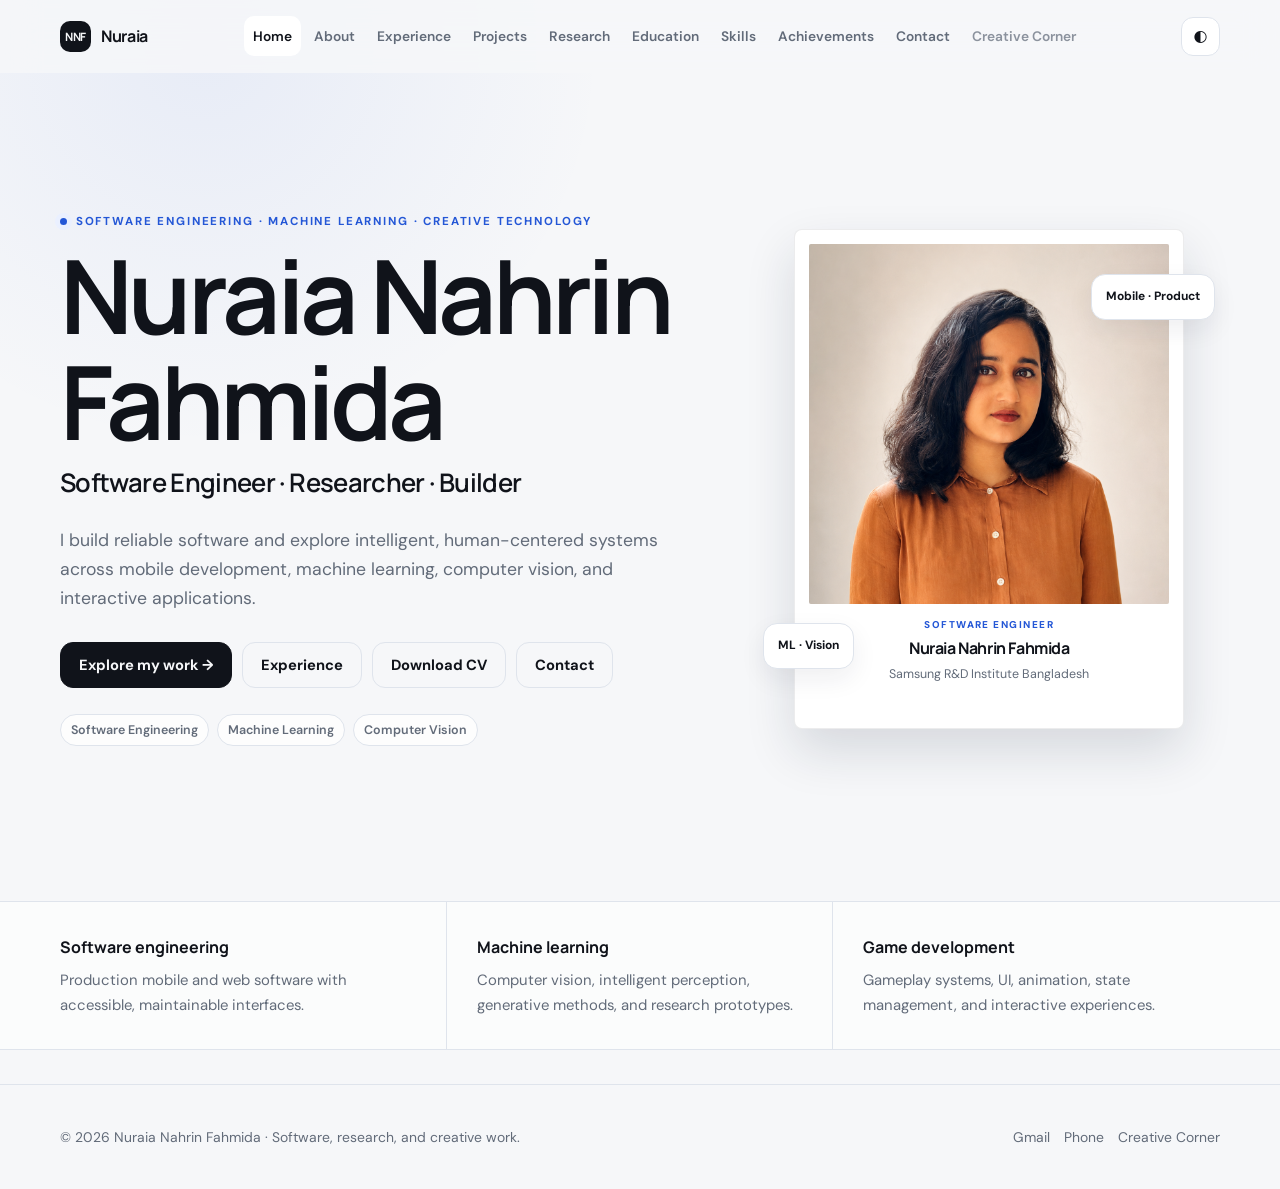
<file: index.html>
<!doctype html><html lang="en"><head>
<meta charset="utf-8"><meta name="viewport" content="width=device-width,initial-scale=1">
<meta name="description" content="Portfolio of Nuraia Nahrin Fahmida, software engineer and computer science researcher."><meta name="theme-color" content="#f6f7f9">
<title>Nuraia Nahrin Fahmida | Software Engineer</title><link rel="stylesheet" href="assets/style.css"></head>
<body><script src="assets/nav.js"></script>
<main>
<section class="shell hero">
  <div>
    <p class="eyebrow">Software engineering · machine learning · creative technology</p>
    <h1>Nuraia Nahrin Fahmida</h1>
    <div class="role">Software Engineer · Researcher · Builder</div>
    <p class="intro">I build reliable software and explore intelligent, human-centered systems across mobile development, machine learning, computer vision, and interactive applications.</p>
    <div class="actions">
      <a class="button" href="projects.html">Explore my work →</a>
      <a class="button ghost" href="experience.html">Experience</a>
      <a class="button ghost" href="Nuraia_CV.pdf" download>Download CV</a>
      <a class="button ghost" href="contact.html">Contact</a>
    </div>
    <div class="interest-row"><span class="pill">Software Engineering</span><span class="pill">Machine Learning</span><span class="pill">Computer Vision</span></div>
  </div>
  <div class="hero-visual">
    <div class="portrait-card polaroid-card" aria-label="Profile portrait of Nuraia Nahrin Fahmida">
      <div class="portrait-frame">
        <img class="portrait-image" src="assets/profile/nuraia-portrait.png" alt="Portrait of Nuraia Nahrin Fahmida">
      </div>
      <div class="portrait-caption">
        <span class="portrait-kicker">Software Engineer</span>
        <b>Nuraia Nahrin Fahmida</b>
        <small>Samsung R&amp;D Institute Bangladesh</small>
      </div>
    </div>
    <div class="floating-note fn1">Mobile · Product</div>
    <div class="floating-note fn2">ML · Vision</div>
  </div>
</section>
<section class="feature-band"><div class="shell">
  <div class="feature"><h3>Software engineering</h3><p>Production mobile and web software with accessible, maintainable interfaces.</p></div>
  <div class="feature"><h3>Machine learning</h3><p>Computer vision, intelligent perception, generative methods, and research prototypes.</p></div>
  <div class="feature"><h3>Game development</h3><p>Gameplay systems, UI, animation, state management, and interactive experiences.</p></div>
</div></section>
</main>
<script src="assets/footer.js"></script><script src="assets/app.js"></script></body></html>
</file>
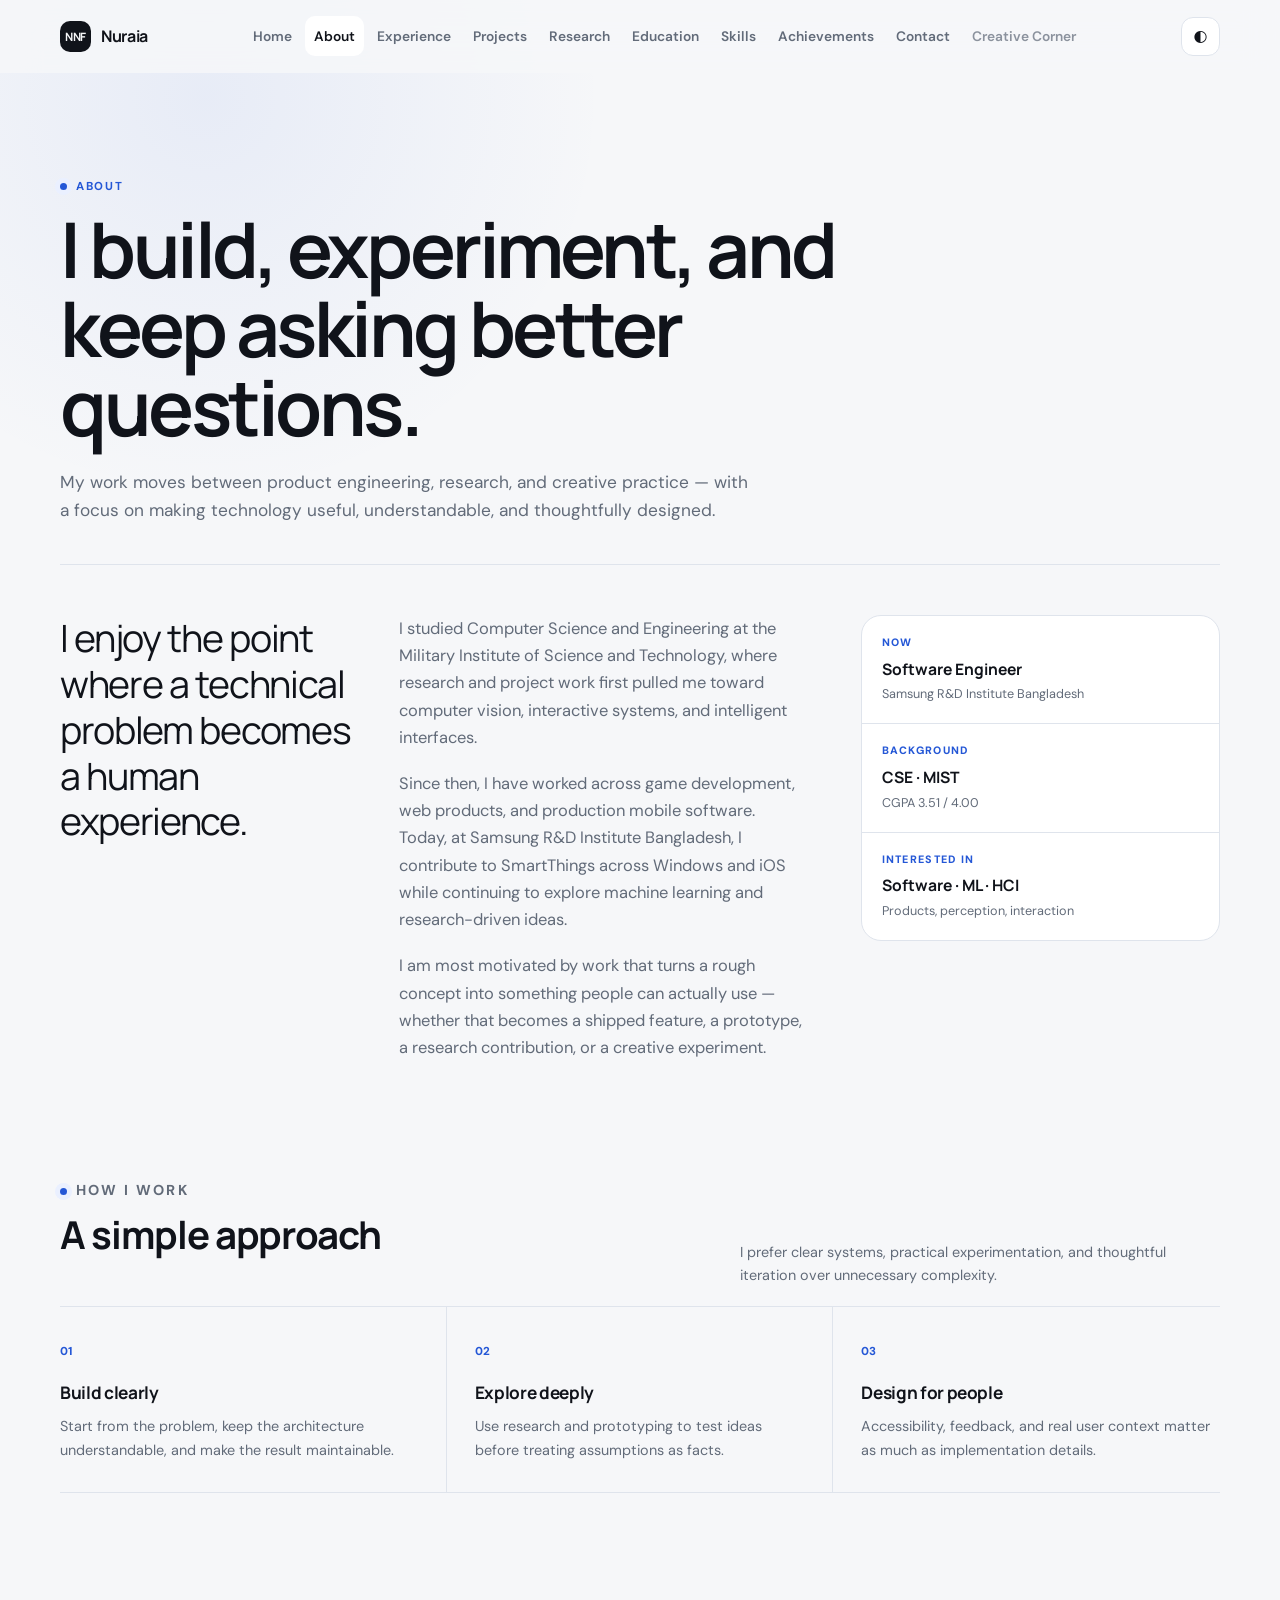
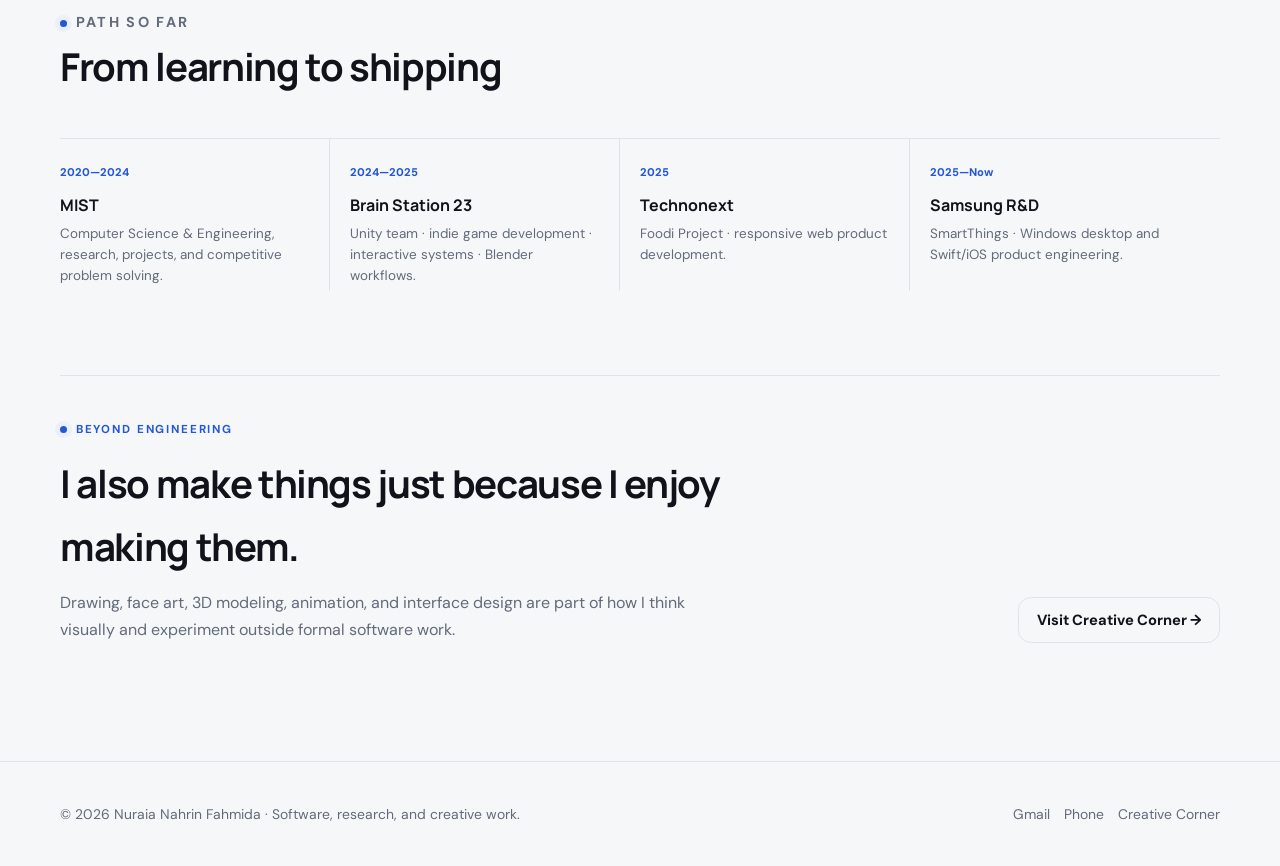
<file: about.html>
<!doctype html><html lang="en"><head>
<meta charset="utf-8"><meta name="viewport" content="width=device-width,initial-scale=1">
<meta name="description" content="About Nuraia Nahrin Fahmida — software engineer, researcher, and creative technologist."><meta name="theme-color" content="#f6f7f9">
<title>About | Nuraia</title><link rel="stylesheet" href="assets/style.css"></head>
<body><script src="assets/nav.js"></script>
<main class="shell about-page">
  <header class="pagehead about-head">
    <p class="eyebrow">About</p>
    <h1>I build, experiment, and keep asking better questions.</h1>
    <p>My work moves between product engineering, research, and creative practice — with a focus on making technology useful, understandable, and thoughtfully designed.</p>
  </header>

  <section class="section about-editorial">
    <div class="about-lead">
      <p class="about-bigline">I enjoy the point where a technical problem becomes a human experience.</p>
      <div class="about-copy">
        <p>I studied Computer Science and Engineering at the Military Institute of Science and Technology, where research and project work first pulled me toward computer vision, interactive systems, and intelligent interfaces.</p>
        <p>Since then, I have worked across game development, web products, and production mobile software. Today, at Samsung R&amp;D Institute Bangladesh, I contribute to SmartThings across Windows and iOS while continuing to explore machine learning and research-driven ideas.</p>
        <p>I am most motivated by work that turns a rough concept into something people can actually use — whether that becomes a shipped feature, a prototype, a research contribution, or a creative experiment.</p>
      </div>
    </div>

    <aside class="about-facts" aria-label="Quick profile">
      <div><span>Now</span><b>Software Engineer</b><small>Samsung R&amp;D Institute Bangladesh</small></div>
      <div><span>Background</span><b>CSE · MIST</b><small>CGPA 3.51 / 4.00</small></div>
      <div><span>Interested in</span><b>Software · ML · HCI</b><small>Products, perception, interaction</small></div>
    </aside>
  </section>

  <section class="section about-values-section">
    <div class="section-kicker">
      <div><p class="eyebrow">How I work</p><h2 class="section-title">A simple approach</h2></div>
      <p>I prefer clear systems, practical experimentation, and thoughtful iteration over unnecessary complexity.</p>
    </div>
    <div class="about-values">
      <article><span>01</span><h3>Build clearly</h3><p>Start from the problem, keep the architecture understandable, and make the result maintainable.</p></article>
      <article><span>02</span><h3>Explore deeply</h3><p>Use research and prototyping to test ideas before treating assumptions as facts.</p></article>
      <article><span>03</span><h3>Design for people</h3><p>Accessibility, feedback, and real user context matter as much as implementation details.</p></article>
    </div>
  </section>

  <section class="section about-path-section">
    <div class="section-kicker">
      <div><p class="eyebrow">Path so far</p><h2 class="section-title">From learning to shipping</h2></div>
    </div>
    <div class="about-path">
      <div class="about-path-item"><span>2020—2024</span><b>MIST</b><p>Computer Science & Engineering, research, projects, and competitive problem solving.</p></div>
      <div class="about-path-item"><span>2024—2025</span><b>Brain Station 23</b><p>Unity team · indie game development · interactive systems · Blender workflows.</p></div>
      <div class="about-path-item"><span>2025</span><b>Technonext</b><p>Foodi Project · responsive web product development.</p></div>
      <div class="about-path-item"><span>2025—Now</span><b>Samsung R&D</b><p>SmartThings · Windows desktop and Swift/iOS product engineering.</p></div>
    </div>
  </section>

  <section class="section about-beyond">
    <div>
      <p class="eyebrow">Beyond engineering</p>
      <h2 class="section-title">I also make things just because I enjoy making them.</h2>
      <p>Drawing, face art, 3D modeling, animation, and interface design are part of how I think visually and experiment outside formal software work.</p>
    </div>
    <a class="button ghost" href="creative.html">Visit Creative Corner →</a>
  </section>
</main>
<script src="assets/footer.js"></script><script src="assets/app.js"></script></body></html>
</file>
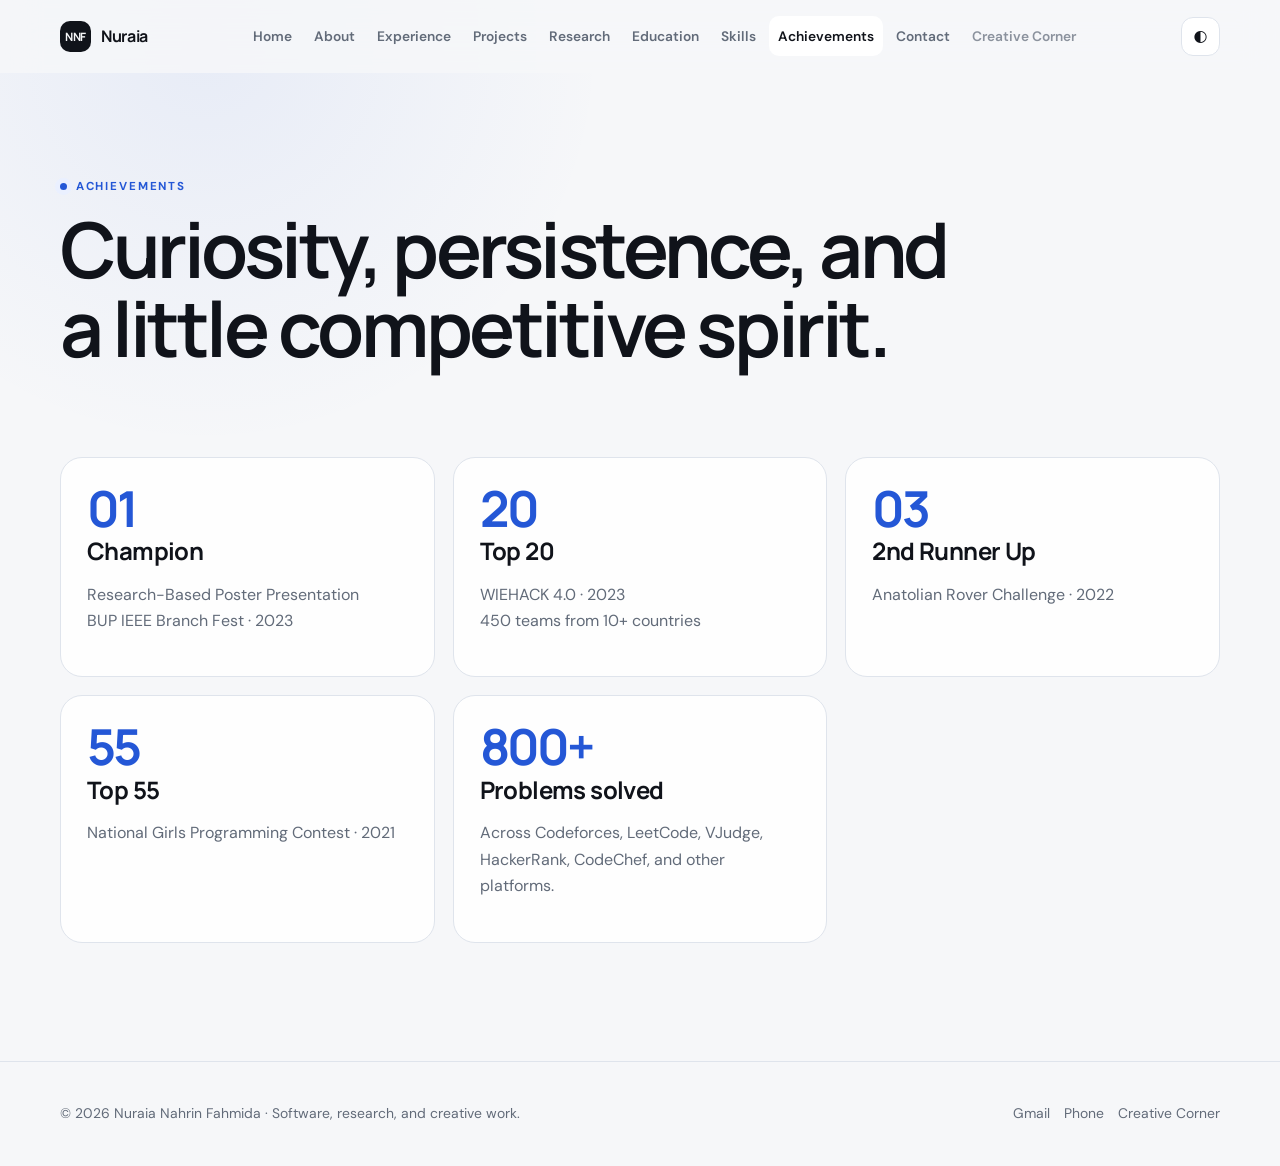
<file: achievements.html>
<!doctype html><html lang="en"><head>
<meta charset="utf-8"><meta name="viewport" content="width=device-width,initial-scale=1">
<meta name="description" content="Portfolio of Nuraia Nahrin Fahmida, software engineer and computer science researcher."><meta name="theme-color" content="#f6f7f9">
<title>Achievements | Nuraia</title><link rel="stylesheet" href="assets/style.css"></head>
<body><script src="assets/nav.js"></script>
<main class="shell"><header class="pagehead"><p class="eyebrow">Achievements</p><h1>Curiosity, persistence, and a little competitive spirit.</h1></header>
<section class="section three grid">
<article class="card"><div class="metric">01</div><h2>Champion</h2><p>Research-Based Poster Presentation<br>BUP IEEE Branch Fest · 2023</p></article>
<article class="card"><div class="metric">20</div><h2>Top 20</h2><p>WIEHACK 4.0 · 2023<br>450 teams from 10+ countries</p></article>
<article class="card"><div class="metric">03</div><h2>2nd Runner Up</h2><p>Anatolian Rover Challenge · 2022</p></article>
<article class="card"><div class="metric">55</div><h2>Top 55</h2><p>National Girls Programming Contest · 2021</p></article>
<article class="card"><div class="metric">800+</div><h2>Problems solved</h2><p>Across Codeforces, LeetCode, VJudge, HackerRank, CodeChef, and other platforms.</p></article>
</section></main>
<script src="assets/footer.js"></script><script src="assets/app.js"></script></body></html>
</file>
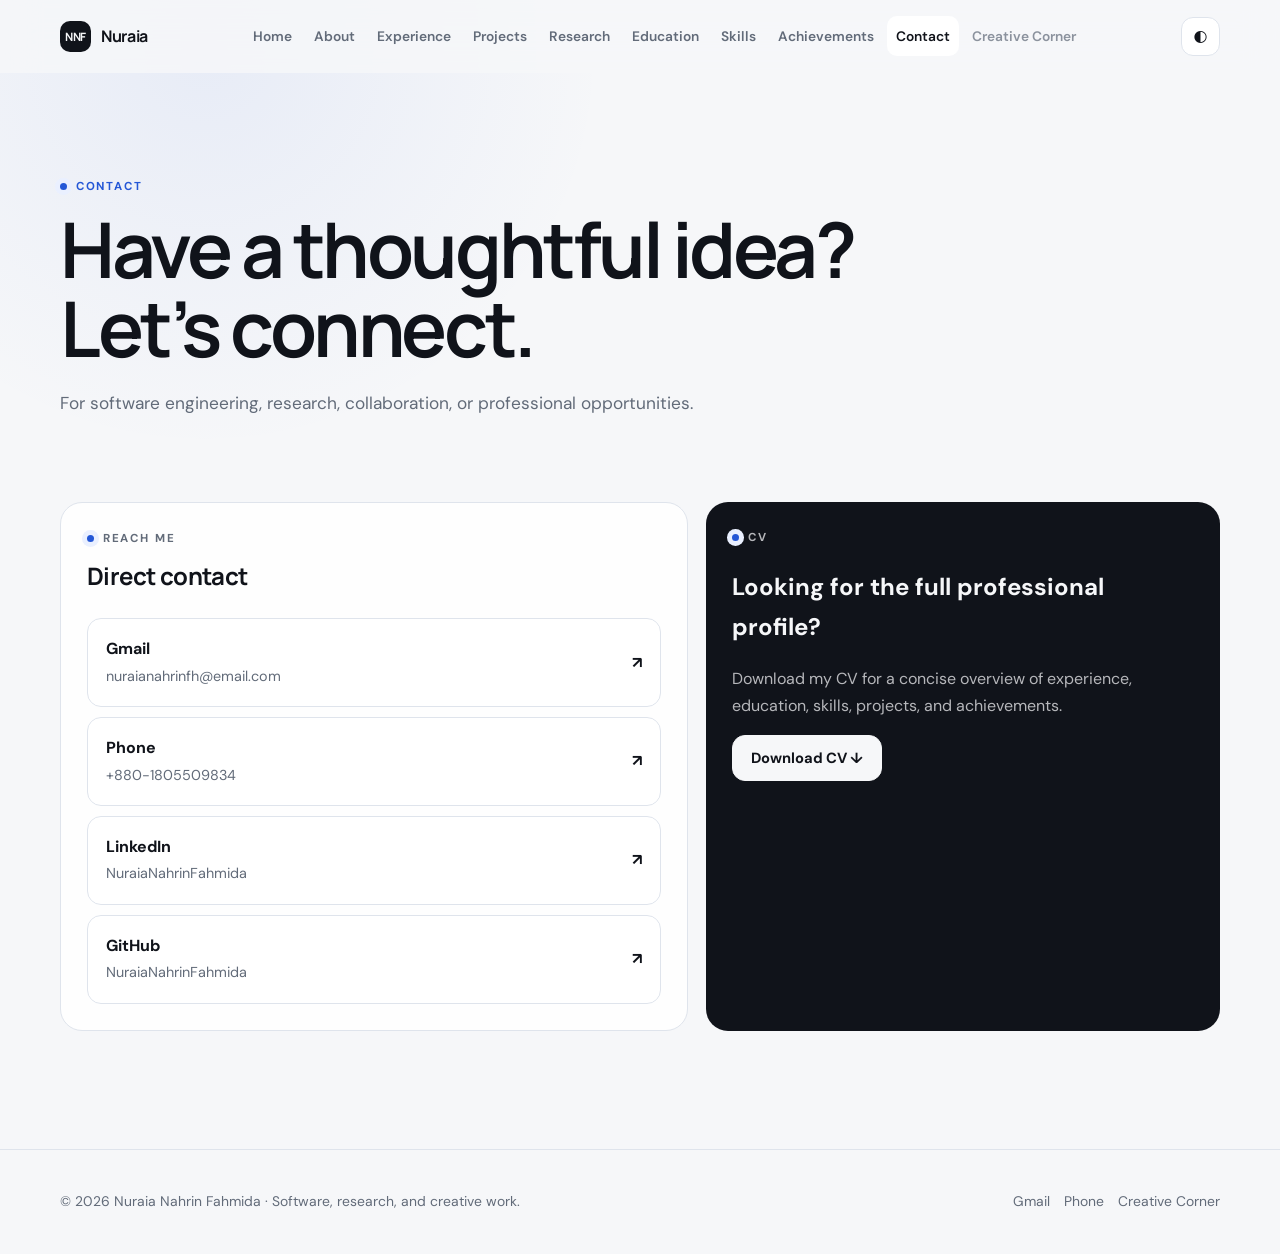
<file: contact.html>
<!doctype html><html lang="en"><head>
<meta charset="utf-8"><meta name="viewport" content="width=device-width,initial-scale=1">
<meta name="description" content="Portfolio of Nuraia Nahrin Fahmida, software engineer and computer science researcher."><meta name="theme-color" content="#f6f7f9">
<title>Contact | Nuraia</title><link rel="stylesheet" href="assets/style.css"></head>
<body><script src="assets/nav.js"></script>
<main class="shell"><header class="pagehead"><p class="eyebrow">Contact</p><h1>Have a thoughtful idea? Let’s connect.</h1><p>For software engineering, research, collaboration, or professional opportunities.</p></header>
<section class="section contact-grid">
<div class="card"><p class="eyebrow">Reach me</p><h2>Direct contact</h2><div class="contact-list">
<a class="contact-link" href="mailto:nuraianahrinfh@email.com"><div><b>Gmail</b><br><span>nuraianahrinfh@email.com</span></div><b>↗</b></a>
<a class="contact-link" href="tel:+8801805509834"><div><b>Phone</b><br><span>+880-1805509834</span></div><b>↗</b></a>
<a class="contact-link" href="https://www.linkedin.com/in/NuraiaNahrinFahmida" target="_blank" rel="noreferrer"><div><b>LinkedIn</b><br><span>NuraiaNahrinFahmida</span></div><b>↗</b></a>
<a class="contact-link" href="https://github.com/NuraiaNahrinFahmida" target="_blank" rel="noreferrer"><div><b>GitHub</b><br><span>NuraiaNahrinFahmida</span></div><b>↗</b></a>
</div></div>
<aside class="contact-note"><p class="eyebrow">CV</p><h2>Looking for the full professional profile?</h2><p>Download my CV for a concise overview of experience, education, skills, projects, and achievements.</p><a class="button" style="background:var(--bg);color:var(--text);border-color:var(--bg)" href="Nuraia_CV.pdf" download>Download CV ↓</a></aside>
</section></main>
<script src="assets/footer.js"></script><script src="assets/app.js"></script></body></html>
</file>
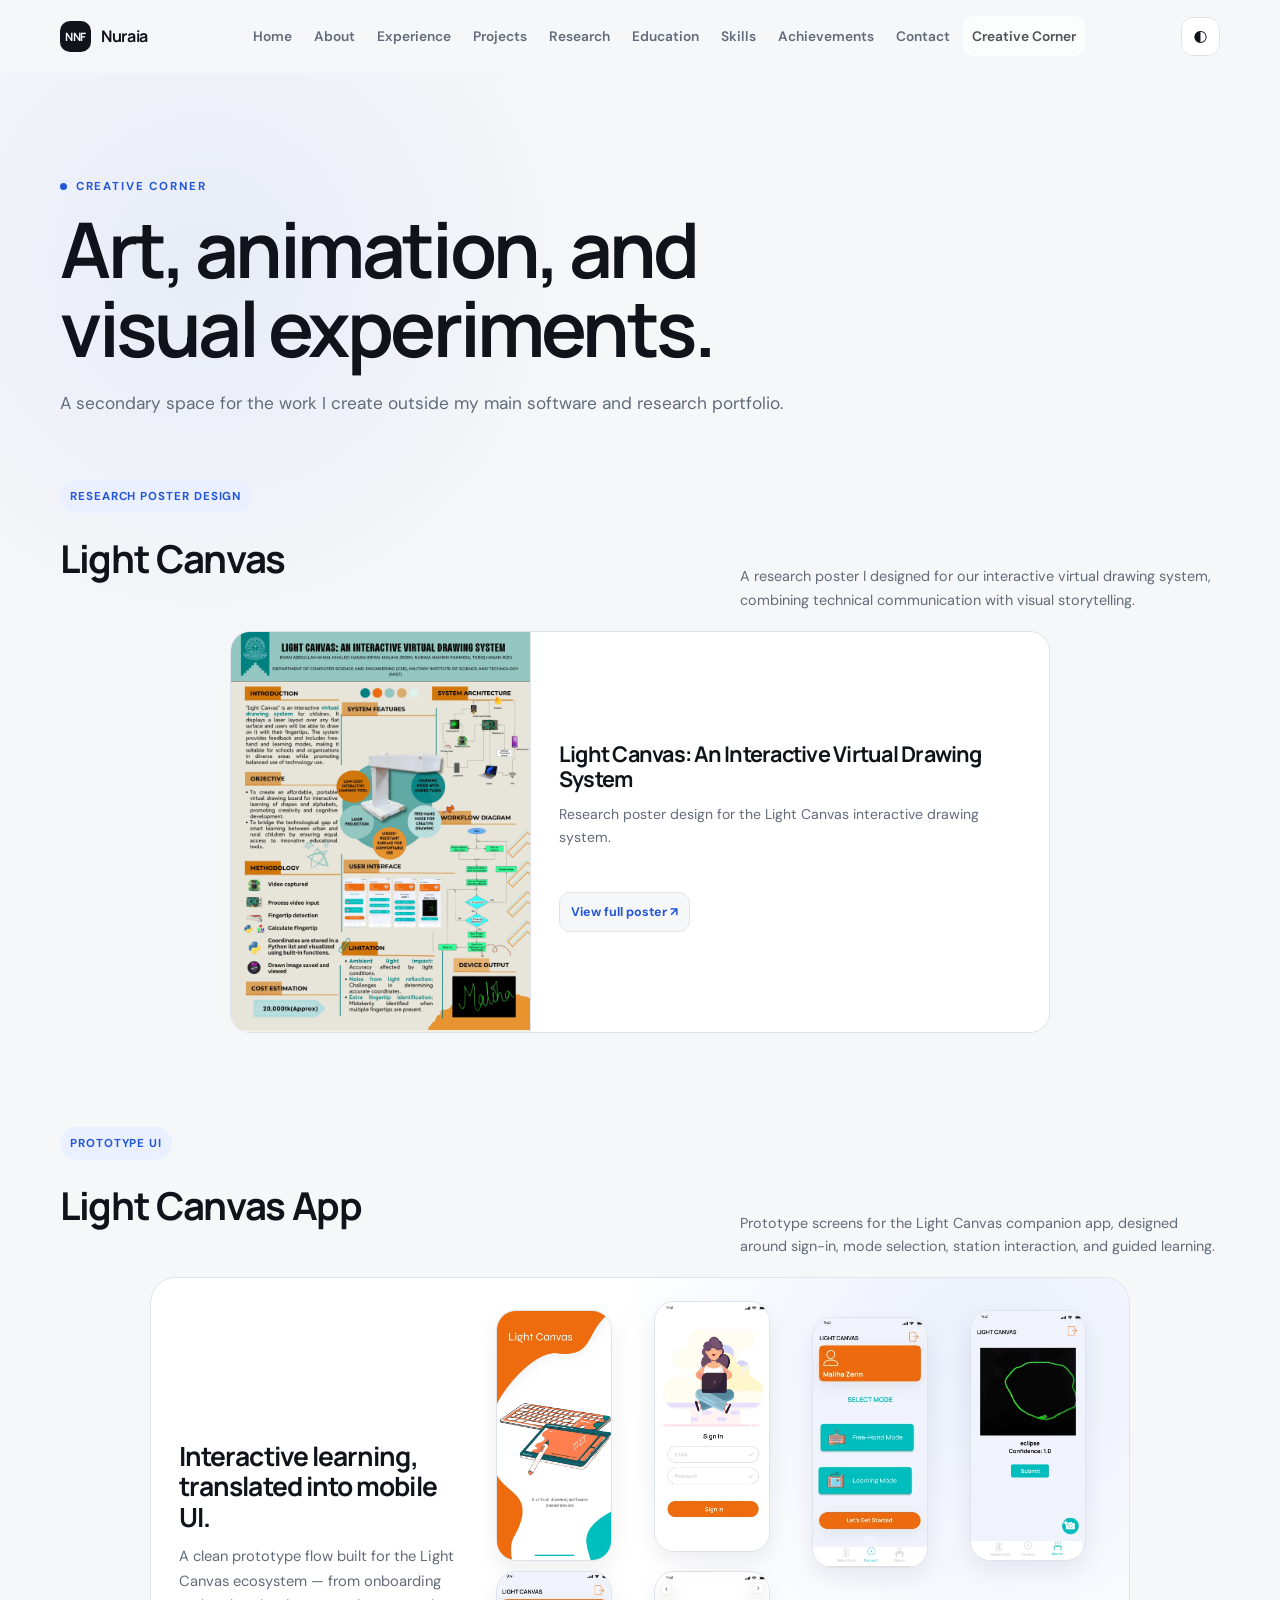
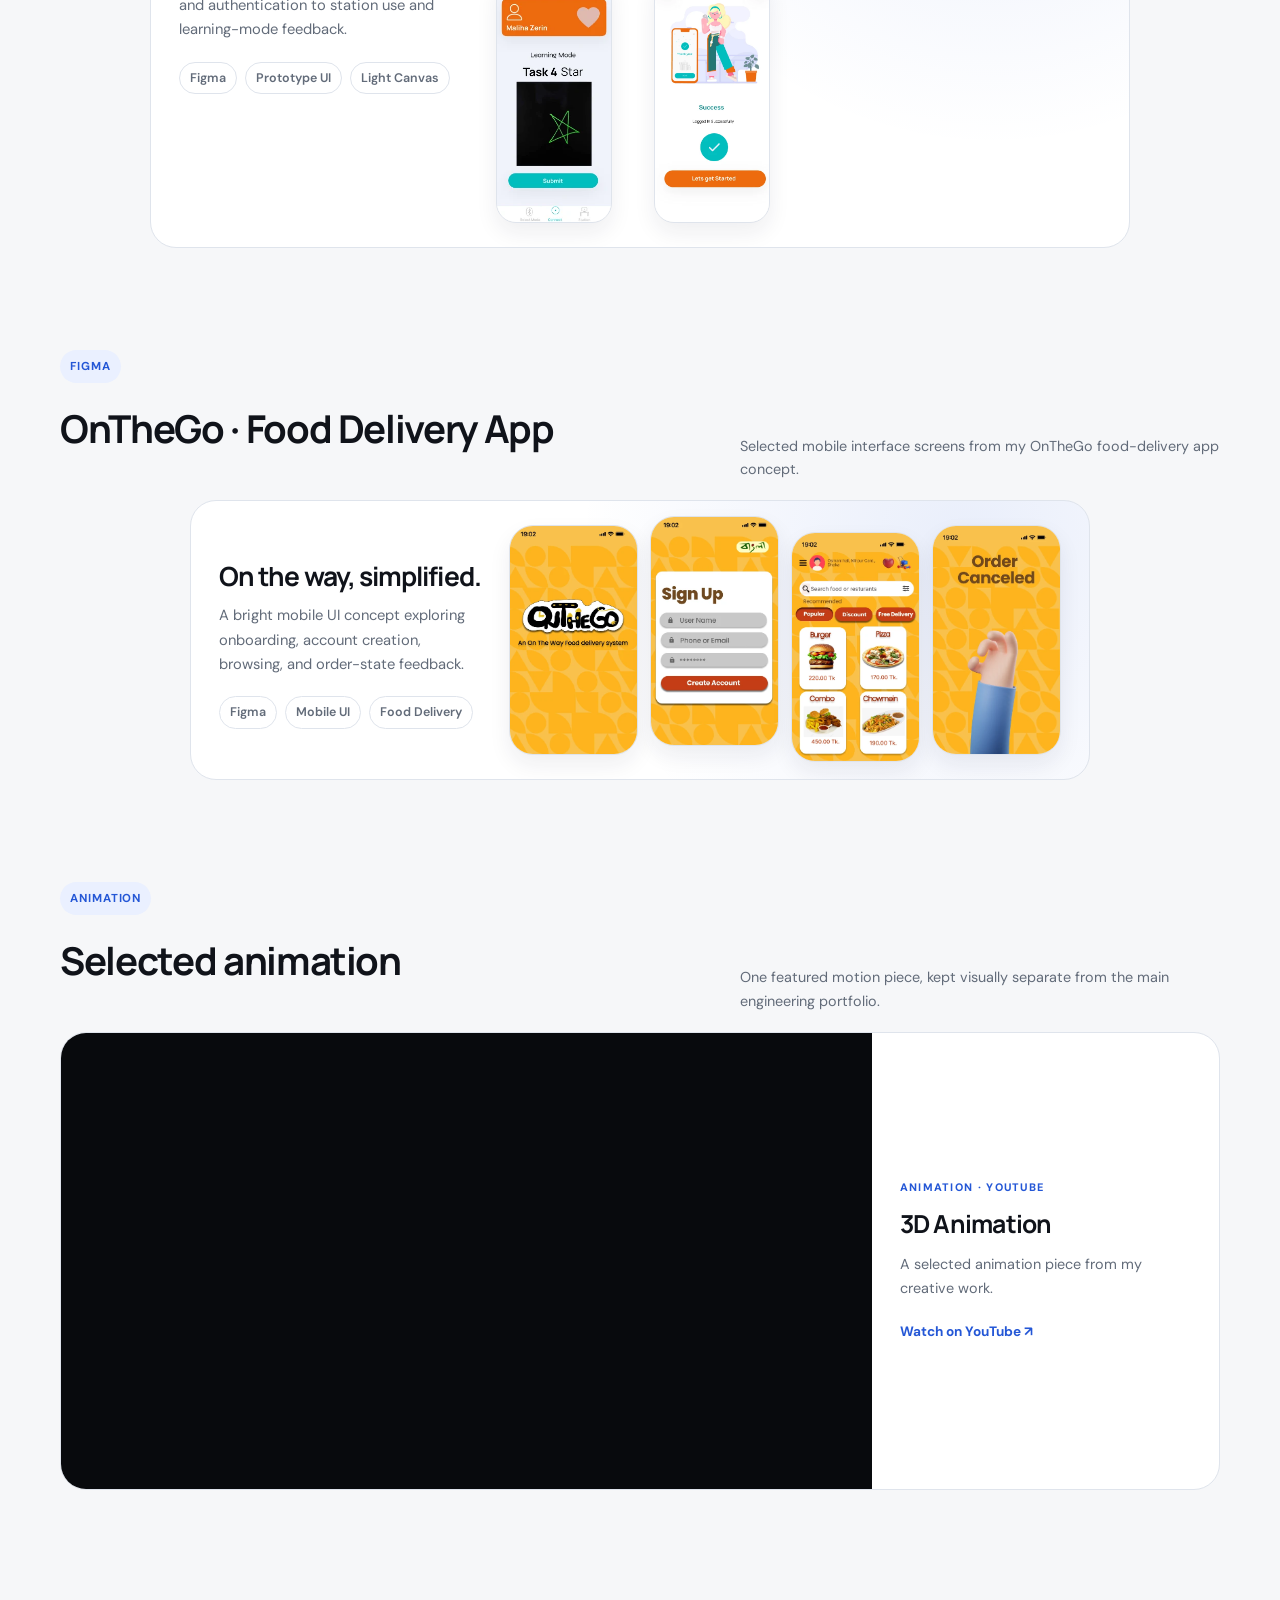
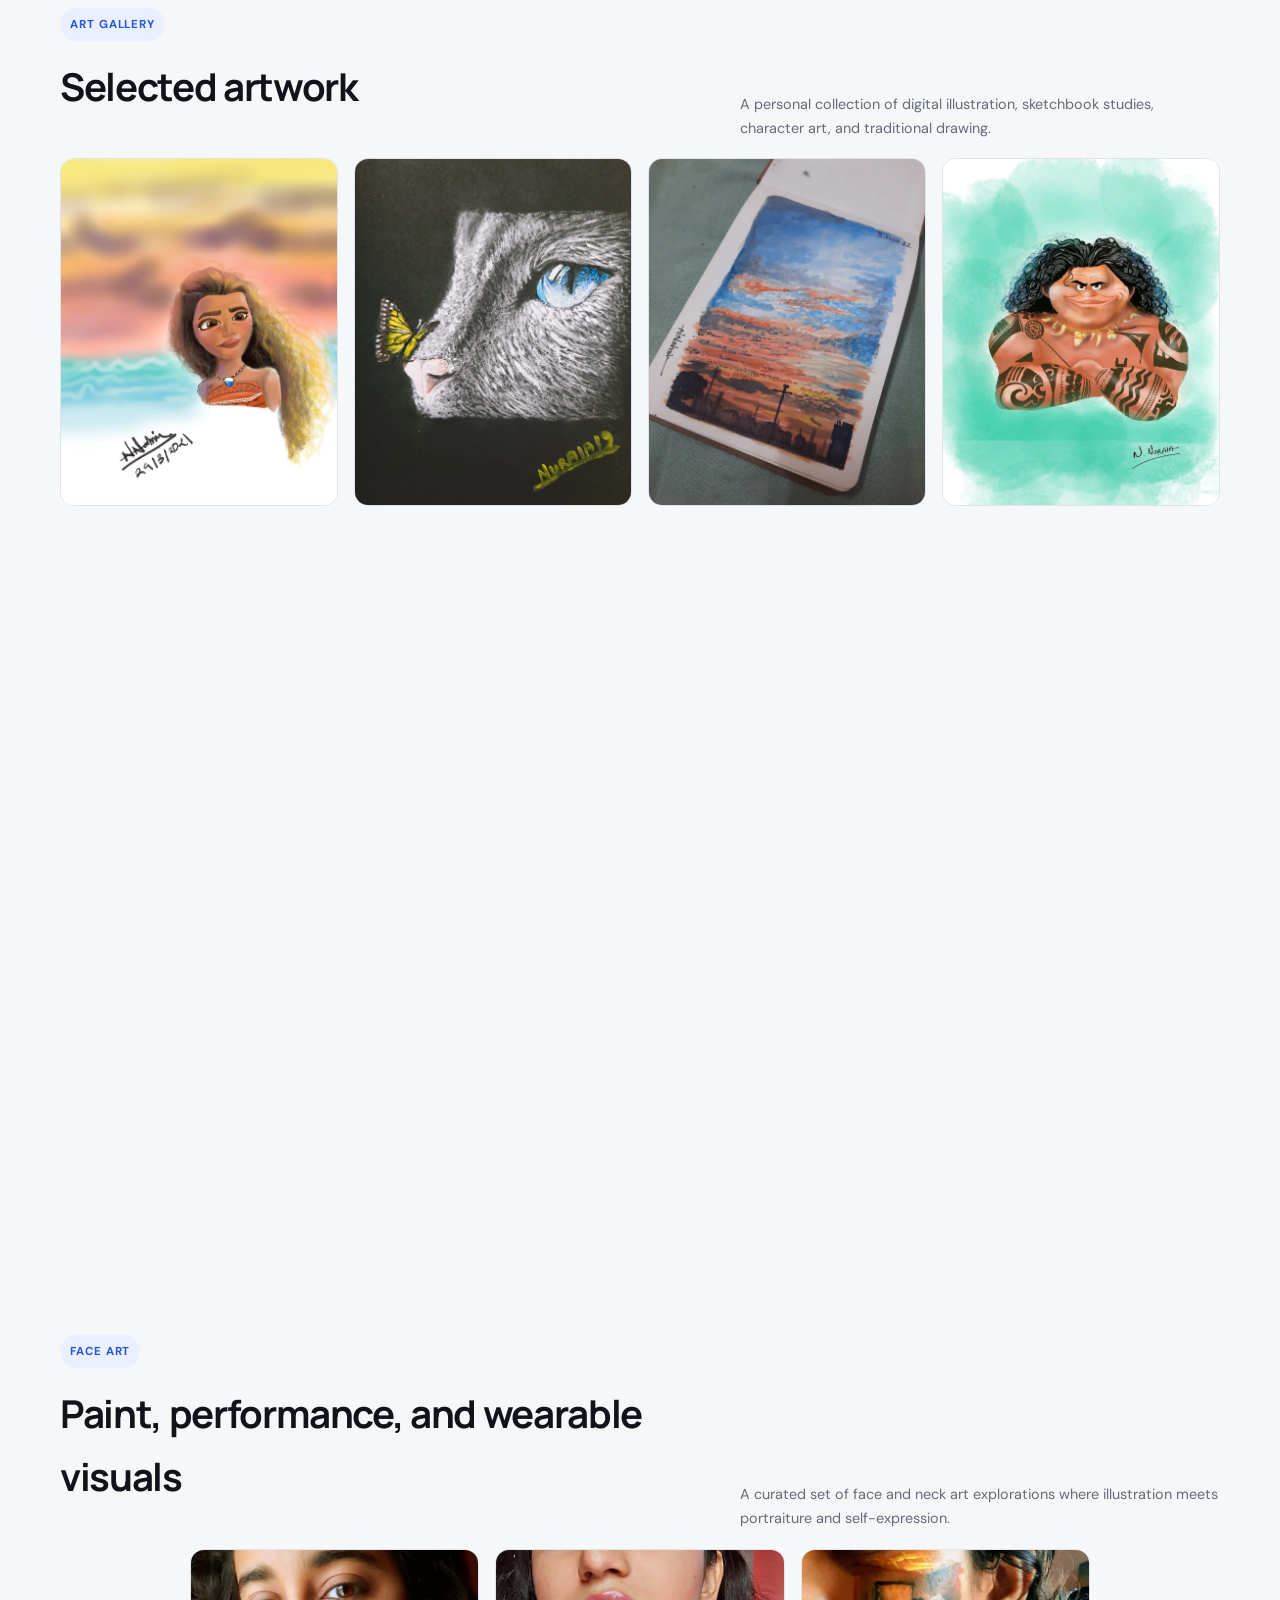
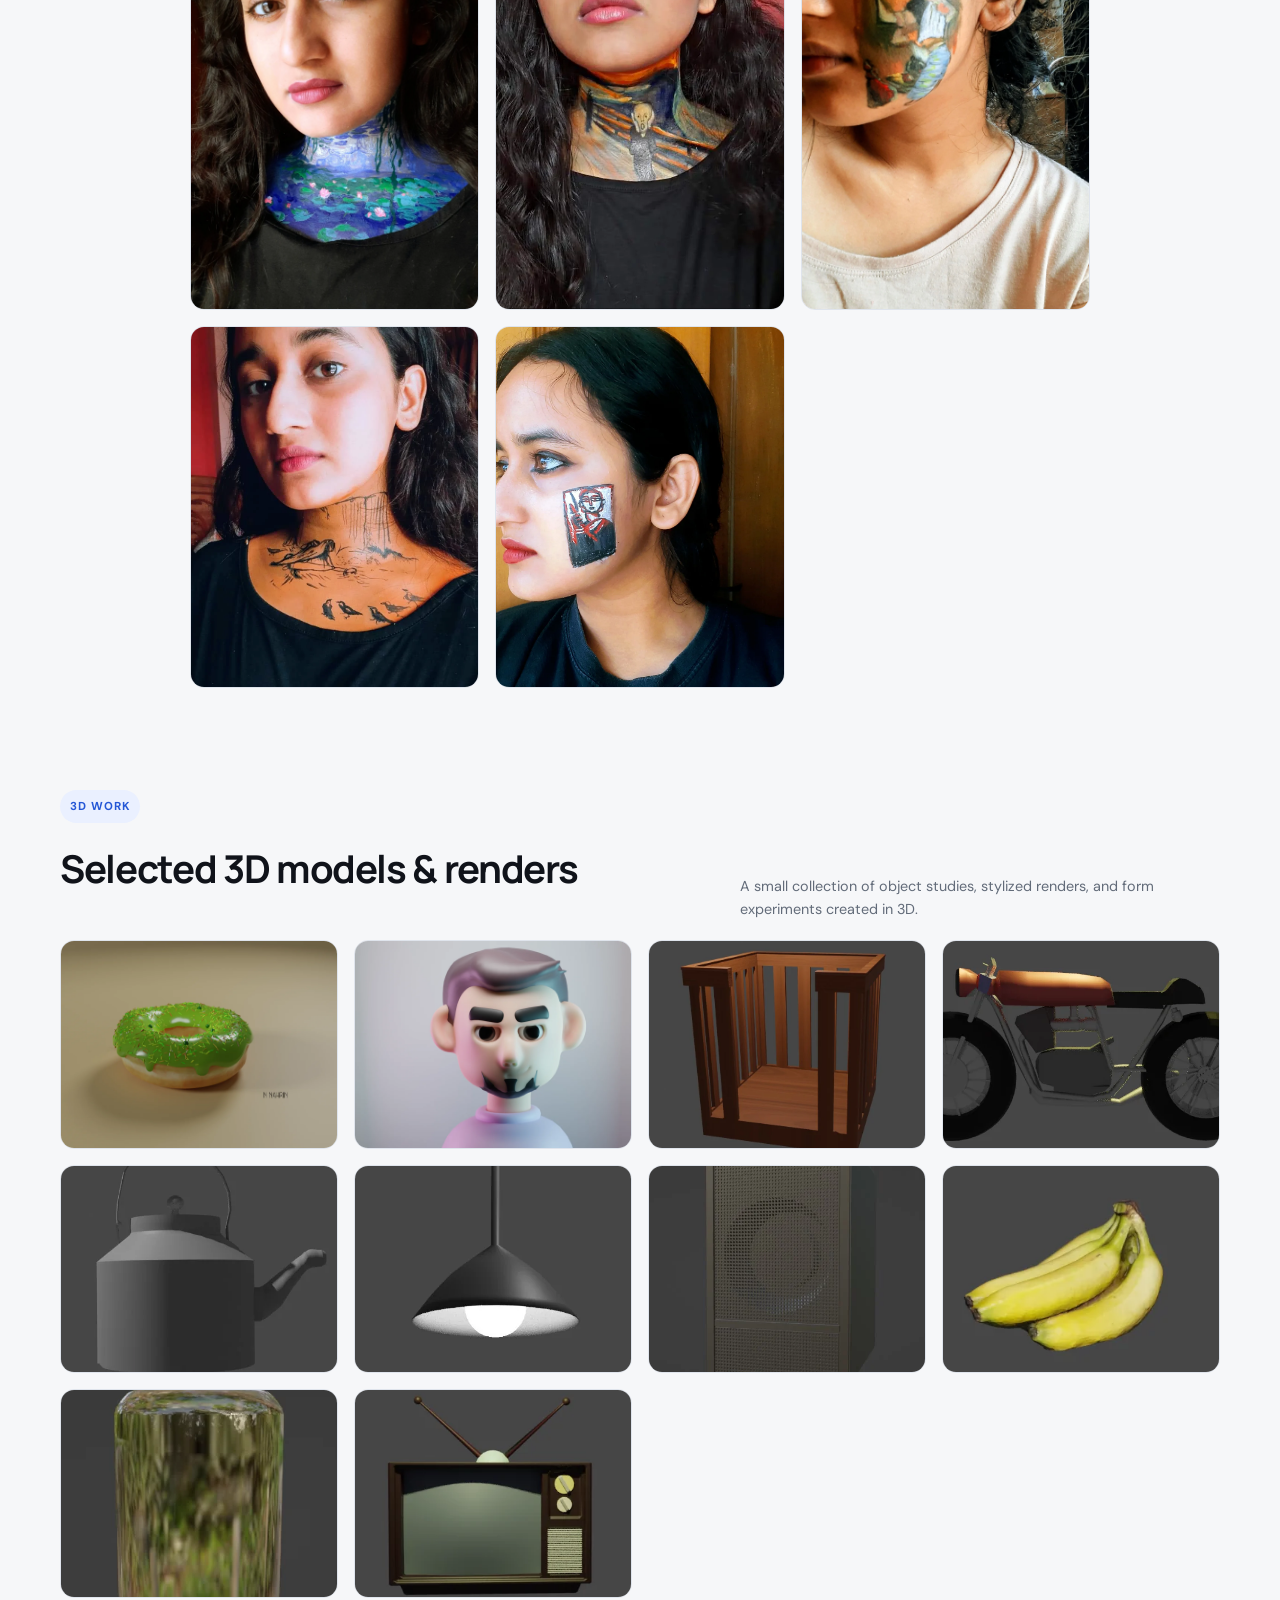
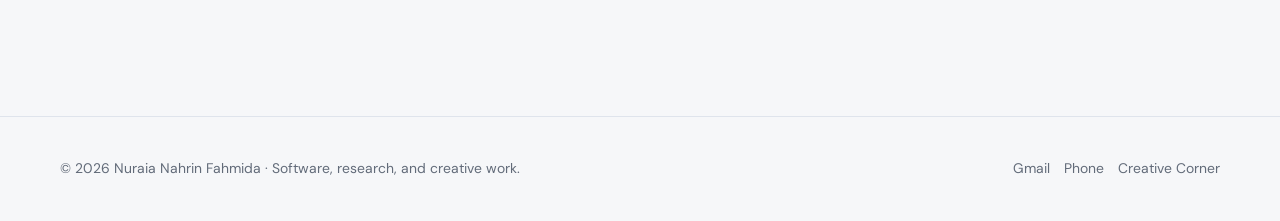
<file: creative.html>
<!doctype html><html lang="en"><head>
<meta charset="utf-8"><meta name="viewport" content="width=device-width,initial-scale=1">
<meta name="description" content="Creative art and animation by Nuraia Nahrin Fahmida."><meta name="theme-color" content="#f6f7f9">
<title>Creative Corner | Nuraia</title><link rel="stylesheet" href="assets/style.css"></head>
<body><script src="assets/nav.js"></script>
<main class="shell">
<header class="pagehead creative-head">
  <p class="eyebrow">Creative corner</p>
  <h1>Art, animation, and visual experiments.</h1>
  <p>A secondary space for the work I create outside my main software and research portfolio.</p>
</header>



<section class="section creative-poster-section">
  <div class="section-kicker">
    <div><span class="group-label">Research Poster Design</span><h2 class="section-title">Light Canvas</h2></div>
    <p>A research poster I designed for our interactive virtual drawing system, combining technical communication with visual storytelling.</p>
  </div>

  <article class="poster-showcase">
    <a class="poster-preview" href="assets/creative/poster/light-canvas-poster.webp" target="_blank" rel="noreferrer" aria-label="Open Light Canvas research poster full size">
      <img src="assets/creative/poster/light-canvas-poster.webp" alt="Light Canvas interactive virtual drawing system research poster" loading="eager">
    </a>
    <div class="poster-details">
      <h3>Light Canvas: An Interactive Virtual Drawing System</h3>
      <p>Research poster design for the Light Canvas interactive drawing system.</p>
      <a class="doi-link" href="assets/creative/poster/light-canvas-poster.webp" target="_blank" rel="noreferrer">View full poster ↗</a>
    </div>
  </article>
</section>


<section class="section figma-showcase-section lightcanvas-ui-section">
  <div class="section-kicker">
    <div><span class="group-label">Prototype UI</span><h2 class="section-title">Light Canvas App</h2></div>
    <p>Prototype screens for the Light Canvas companion app, designed around sign-in, mode selection, station interaction, and guided learning.</p>
  </div>

  <div class="figma-stage lightcanvas-stage">
    <div class="figma-copy">
      <h3>Interactive learning, translated into mobile UI.</h3>
      <p>A clean prototype flow built for the Light Canvas ecosystem — from onboarding and authentication to station use and learning-mode feedback.</p>
      <div class="tags figma-tech-tags"><span class="tag">Figma</span><span class="tag">Prototype UI</span><span class="tag">Light Canvas</span></div>
    </div>

    <div class="onthego-device-row lightcanvas-device-row" aria-label="Light Canvas prototype screens">
      <div class="onthego-phone lightcanvas-phone"><img src="assets/creative/figma/light-canvas/splash.webp" alt="Light Canvas splash screen" loading="lazy"></div>
      <div class="onthego-phone lightcanvas-phone"><img src="assets/creative/figma/light-canvas/signin.webp" alt="Light Canvas sign in screen" loading="lazy"></div>
      <div class="onthego-phone lightcanvas-phone"><img src="assets/creative/figma/light-canvas/select-mode.webp" alt="Light Canvas mode selection screen" loading="lazy"></div>
      <div class="onthego-phone lightcanvas-phone"><img src="assets/creative/figma/light-canvas/station-screen.webp" alt="Light Canvas station screen" loading="lazy"></div>
      <div class="onthego-phone lightcanvas-phone"><img src="assets/creative/figma/light-canvas/learning-task.webp" alt="Light Canvas guided task screen" loading="lazy"></div>
      <div class="onthego-phone lightcanvas-phone"><img src="assets/creative/figma/light-canvas/success.webp" alt="Light Canvas success screen" loading="lazy"></div>
    </div>
  </div>
</section>

<section class="section figma-showcase-section">
  <div class="section-kicker">
    <div><span class="group-label">Figma</span><h2 class="section-title">OnTheGo · Food Delivery App</h2></div>
    <p>Selected mobile interface screens from my OnTheGo food-delivery app concept.</p>
  </div>

  <div class="figma-stage onthego-stage">
    <div class="figma-copy">
      <h3>On the way, simplified.</h3>
      <p>A bright mobile UI concept exploring onboarding, account creation, browsing, and order-state feedback.</p>
      <div class="tags figma-tech-tags"><span class="tag">Figma</span><span class="tag">Mobile UI</span><span class="tag">Food Delivery</span></div>
    </div>

    <div class="onthego-device-row" aria-label="OnTheGo app interface screens">
      <div class="onthego-phone"><img src="assets/creative/figma/onthego/landing.webp" alt="OnTheGo landing screen" loading="lazy"></div>
      <div class="onthego-phone"><img src="assets/creative/figma/onthego/signup.webp" alt="OnTheGo sign-up screen" loading="lazy"></div>
      <div class="onthego-phone"><img src="assets/creative/figma/onthego/home.webp" alt="OnTheGo food browsing home screen" loading="lazy"></div>
      <div class="onthego-phone"><img src="assets/creative/figma/onthego/order-canceled.webp" alt="OnTheGo order canceled state screen" loading="lazy"></div>
    </div>
  </div>
</section>

<section class="section creative-feature">
  <div class="section-kicker">
    <div><span class="group-label">Animation</span><h2 class="section-title">Selected animation</h2></div>
    <p>One featured motion piece, kept visually separate from the main engineering portfolio.</p>
  </div>
  <div class="video-shell">
    <div class="video-frame">
      <iframe src="https://www.youtube.com/embed/qIshM60kaoA" title="Nuraia animation video" loading="lazy"
        allow="accelerometer; autoplay; clipboard-write; encrypted-media; gyroscope; picture-in-picture; web-share"
        referrerpolicy="strict-origin-when-cross-origin" allowfullscreen></iframe>
    </div>
    <div class="video-info">
      <span>ANIMATION · YOUTUBE</span>
      <h3>3D Animation</h3>
      <p>A selected animation piece from my creative work.</p>
      <a href="https://youtu.be/qIshM60kaoA?si=jVo9CDCoJJvdtTaF" target="_blank" rel="noreferrer">Watch on YouTube ↗</a>
    </div>
  </div>
</section>

<section class="section">
  <div class="section-kicker">
    <div><span class="group-label">Art Gallery</span><h2 class="section-title">Selected artwork</h2></div>
    <p>A personal collection of digital illustration, sketchbook studies, character art, and traditional drawing.</p>
  </div>

  <div class="art-gallery real-art-gallery">
    <figure class="gallery-item gallery-square art-card art-featured">
      <div class="art-image-wrap"><img src="assets/creative/moana-digital.webp" alt="Digital character portrait inspired by Moana" loading="lazy"></div>
    </figure>

    <figure class="gallery-item gallery-tall art-card">
      <div class="art-image-wrap"><img src="assets/creative/cat-butterfly.webp" alt="Cat eye and butterfly artwork on a black background" loading="lazy"></div>
    </figure>

    <figure class="gallery-item gallery-tall art-card">
      <div class="art-image-wrap"><img src="assets/creative/sunset-sketchbook.webp" alt="Blue and orange sunset painted in a sketchbook" loading="lazy"></div>
    </figure>

    <figure class="gallery-item gallery-tall art-card">
      <div class="art-image-wrap"><img src="assets/creative/maui-character.webp" alt="Digital character illustration of Maui" loading="lazy"></div>
    </figure>

    <figure class="gallery-item gallery-tall art-card art-documentary">
      <div class="art-image-wrap"><img src="assets/creative/justice-for-abrar.webp" alt="Hand-drawn Justice for Abrar editorial sketch" loading="lazy"></div>
    </figure>

    <figure class="gallery-item gallery-square art-card">
      <div class="art-image-wrap"><img src="assets/creative/music-poster.webp" alt="Bengali music themed digital illustration with cassette" loading="lazy"></div>
    </figure>

    <figure class="gallery-item gallery-wide art-card">
      <div class="art-image-wrap"><img src="assets/creative/portrait-flowers.webp" alt="Digital portrait surrounded by pink flowers" loading="lazy"></div>
    </figure>

    <figure class="gallery-item gallery-square art-card">
      <div class="art-image-wrap"><img src="assets/creative/gargoyle-sketch.webp" alt="Pencil sketch of a gargoyle on drawing paper" loading="lazy"></div>
    </figure>

    <figure class="gallery-item gallery-square art-card">
      <div class="art-image-wrap"><img src="assets/creative/bat-ink-study.webp" alt="Black ink drawing of a hanging bat" loading="lazy"></div>
    </figure>
  </div>
</section>




<section class="section section-face-art">
  <div class="section-kicker">
    <div><span class="group-label">Face Art</span><h2 class="section-title">Paint, performance, and wearable visuals</h2></div>
    <p>A curated set of face and neck art explorations where illustration meets portraiture and self-expression.</p>
  </div>

  <div class="face-art-gallery">
    <figure class="face-art-card face-art-featured">
      <div class="face-art-image-wrap"><img src="assets/creative/face-art/water-lily-neck-art.webp" alt="Face and neck art with blue water lily themed painting" loading="lazy"></div>
    </figure>

    <figure class="face-art-card">
      <div class="face-art-image-wrap"><img src="assets/creative/face-art/scream-neck-art.webp" alt="Face and neck art inspired by a screaming figure" loading="lazy"></div>
    </figure>

    <figure class="face-art-card">
      <div class="face-art-image-wrap"><img src="assets/creative/face-art/cheek-painting.webp" alt="Miniature painting on the cheek" loading="lazy"></div>
    </figure>

    <figure class="face-art-card face-art-wide">
      <div class="face-art-image-wrap"><img src="assets/creative/face-art/ink-collar-art.webp" alt="Illustrative black ink artwork across the collarbone and neck" loading="lazy"></div>
    </figure>

    <figure class="face-art-card">
      <div class="face-art-image-wrap"><img src="assets/creative/face-art/portrait-cheek-art.webp" alt="Character-inspired art painted on the cheek" loading="lazy"></div>
    </figure>
  </div>
</section>

<section class="section section-3d-work">
  <div class="section-kicker">
    <div><span class="group-label">3D Work</span><h2 class="section-title">Selected 3D models & renders</h2></div>
    <p>A small collection of object studies, stylized renders, and form experiments created in 3D.</p>
  </div>

  <div class="three-d-gallery">
    <figure class="three-d-card three-d-featured">
      <div class="three-d-image-wrap"><img src="assets/creative/3d/green-donut.webp" alt="3D render of a green frosted donut" loading="lazy"></div>
    </figure>

    <figure class="three-d-card">
      <div class="three-d-image-wrap"><img src="assets/creative/3d/stylized-character.webp" alt="Stylized 3D character bust render" loading="lazy"></div>
    </figure>

    <figure class="three-d-card">
      <div class="three-d-image-wrap"><img src="assets/creative/3d/wooden-frame-study.webp" alt="Wooden frame 3D model render" loading="lazy"></div>
    </figure>

    <figure class="three-d-card three-d-wide">
      <div class="three-d-image-wrap"><img src="assets/creative/3d/motorbike-concept.webp" alt="Side-view motorbike 3D concept render" loading="lazy"></div>
    </figure>

    <figure class="three-d-card">
      <div class="three-d-image-wrap"><img src="assets/creative/3d/metal-kettle.webp" alt="Metal kettle 3D object render" loading="lazy"></div>
    </figure>

    <figure class="three-d-card">
      <div class="three-d-image-wrap"><img src="assets/creative/3d/pendant-lamp.webp" alt="Minimal black pendant lamp 3D render" loading="lazy"></div>
    </figure>

    <figure class="three-d-card">
      <div class="three-d-image-wrap"><img src="assets/creative/3d/speaker-study.webp" alt="Speaker study 3D render" loading="lazy"></div>
    </figure>

    <figure class="three-d-card">
      <div class="three-d-image-wrap"><img src="assets/creative/3d/banana-render.webp" alt="Banana 3D render" loading="lazy"></div>
    </figure>

    <figure class="three-d-card">
      <div class="three-d-image-wrap"><img src="assets/creative/3d/glass-jar.webp" alt="Transparent glass jar 3D render" loading="lazy"></div>
    </figure>

    <figure class="three-d-card">
      <div class="three-d-image-wrap"><img src="assets/creative/3d/retro-tv.webp" alt="Retro television 3D render" loading="lazy"></div>
    </figure>
  </div>
</section>
</main>
<script src="assets/footer.js"></script><script src="assets/app.js"></script></body></html>
</file>
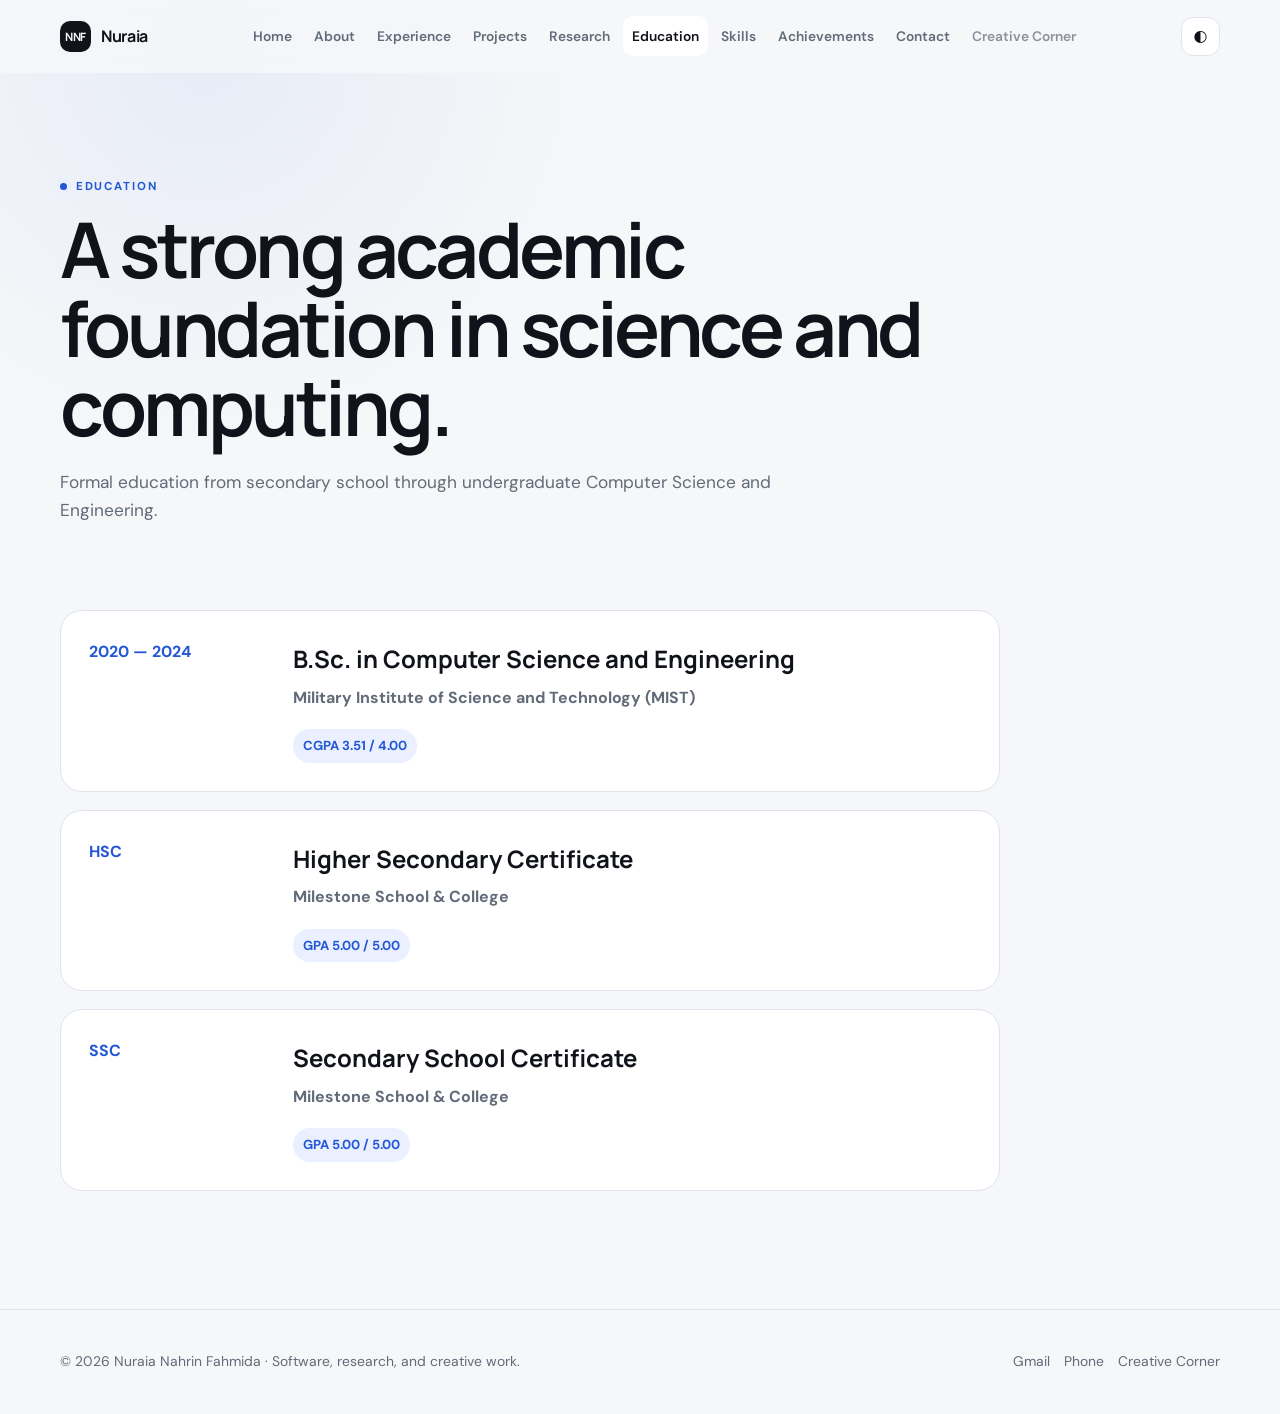
<file: education.html>
<!doctype html><html lang="en"><head>
<meta charset="utf-8"><meta name="viewport" content="width=device-width,initial-scale=1">
<meta name="description" content="Portfolio of Nuraia Nahrin Fahmida, software engineer and computer science researcher."><meta name="theme-color" content="#f6f7f9">
<title>Education | Nuraia</title><link rel="stylesheet" href="assets/style.css"></head>
<body><script src="assets/nav.js"></script>
<main class="shell"><header class="pagehead"><p class="eyebrow">Education</p><h1>A strong academic foundation in science and computing.</h1><p>Formal education from secondary school through undergraduate Computer Science and Engineering.</p></header>
<section class="section edu-list">
  <article class="edu-item"><div class="edu-year">2020 — 2024</div><div><h2>B.Sc. in Computer Science and Engineering</h2><h3>Military Institute of Science and Technology (MIST)</h3><span class="edu-grade">CGPA 3.51 / 4.00</span></div></article>
  <article class="edu-item"><div class="edu-year">HSC</div><div><h2>Higher Secondary Certificate</h2><h3>Milestone School &amp; College</h3><span class="edu-grade">GPA 5.00 / 5.00</span></div></article>
  <article class="edu-item"><div class="edu-year">SSC</div><div><h2>Secondary School Certificate</h2><h3>Milestone School &amp; College</h3><span class="edu-grade">GPA 5.00 / 5.00</span></div></article>
</section></main>
<script src="assets/footer.js"></script><script src="assets/app.js"></script></body></html>
</file>
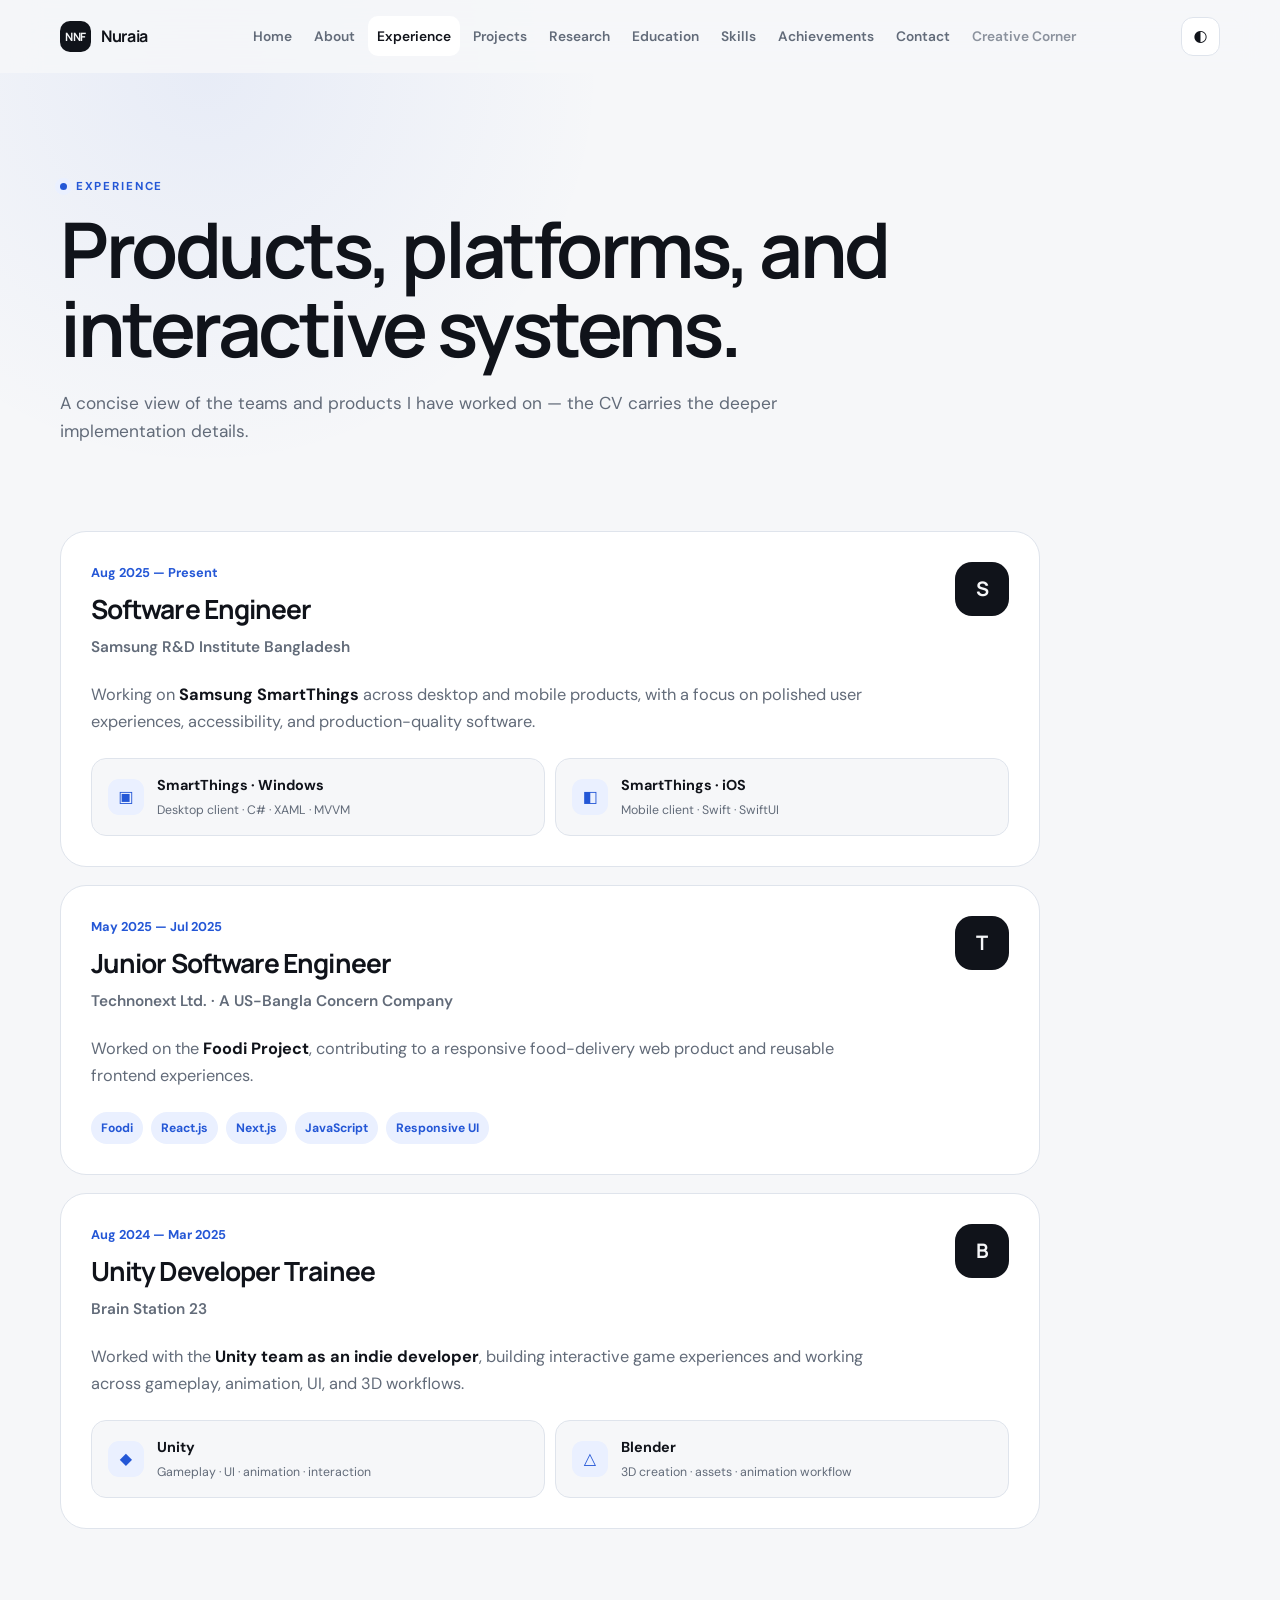
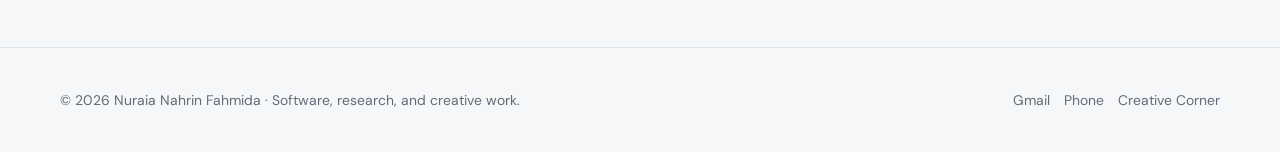
<file: experience.html>
<!doctype html><html lang="en"><head>
<meta charset="utf-8"><meta name="viewport" content="width=device-width,initial-scale=1">
<meta name="description" content="Professional experience of Nuraia Nahrin Fahmida across software engineering, web products, and game development."><meta name="theme-color" content="#f6f7f9">
<title>Experience | Nuraia</title><link rel="stylesheet" href="assets/style.css"></head>
<body><script src="assets/nav.js"></script>
<main class="shell">
<header class="pagehead">
  <p class="eyebrow">Experience</p>
  <h1>Products, platforms, and interactive systems.</h1>
  <p>A concise view of the teams and products I have worked on — the CV carries the deeper implementation details.</p>
</header>

<section class="section experience-stack">
  <article class="experience-card">
    <div class="experience-top">
      <div>
        <div class="meta">Aug 2025 — Present</div>
        <h2>Software Engineer</h2>
        <h3>Samsung R&amp;D Institute Bangladesh</h3>
      </div>
      <span class="company-mark">S</span>
    </div>
    <p class="experience-summary">Working on <strong>Samsung SmartThings</strong> across desktop and mobile products, with a focus on polished user experiences, accessibility, and production-quality software.</p>
    <div class="platform-grid">
      <div class="platform-card">
        <span class="platform-icon">▣</span>
        <div><b>SmartThings · Windows</b><span>Desktop client · C# · XAML · MVVM</span></div>
      </div>
      <div class="platform-card">
        <span class="platform-icon">◧</span>
        <div><b>SmartThings · iOS</b><span>Mobile client · Swift · SwiftUI</span></div>
      </div>
    </div>
  </article>

  <article class="experience-card">
    <div class="experience-top">
      <div>
        <div class="meta">May 2025 — Jul 2025</div>
        <h2>Junior Software Engineer</h2>
        <h3>Technonext Ltd. · A US-Bangla Concern Company</h3>
      </div>
      <span class="company-mark">T</span>
    </div>
    <p class="experience-summary">Worked on the <strong>Foodi Project</strong>, contributing to a responsive food-delivery web product and reusable frontend experiences.</p>
    <div class="experience-tags">
      <span>Foodi</span><span>React.js</span><span>Next.js</span><span>JavaScript</span><span>Responsive UI</span>
    </div>
  </article>

  <article class="experience-card">
    <div class="experience-top">
      <div>
        <div class="meta">Aug 2024 — Mar 2025</div>
        <h2>Unity Developer Trainee</h2>
        <h3>Brain Station 23</h3>
      </div>
      <span class="company-mark">B</span>
    </div>
    <p class="experience-summary">Worked with the <strong>Unity team as an indie developer</strong>, building interactive game experiences and working across gameplay, animation, UI, and 3D workflows.</p>
    <div class="platform-grid">
      <div class="platform-card">
        <span class="platform-icon">◆</span>
        <div><b>Unity</b><span>Gameplay · UI · animation · interaction</span></div>
      </div>
      <div class="platform-card">
        <span class="platform-icon">△</span>
        <div><b>Blender</b><span>3D creation · assets · animation workflow</span></div>
      </div>
    </div>
  </article>
</section>
</main>
<script src="assets/footer.js"></script><script src="assets/app.js"></script></body></html>
</file>
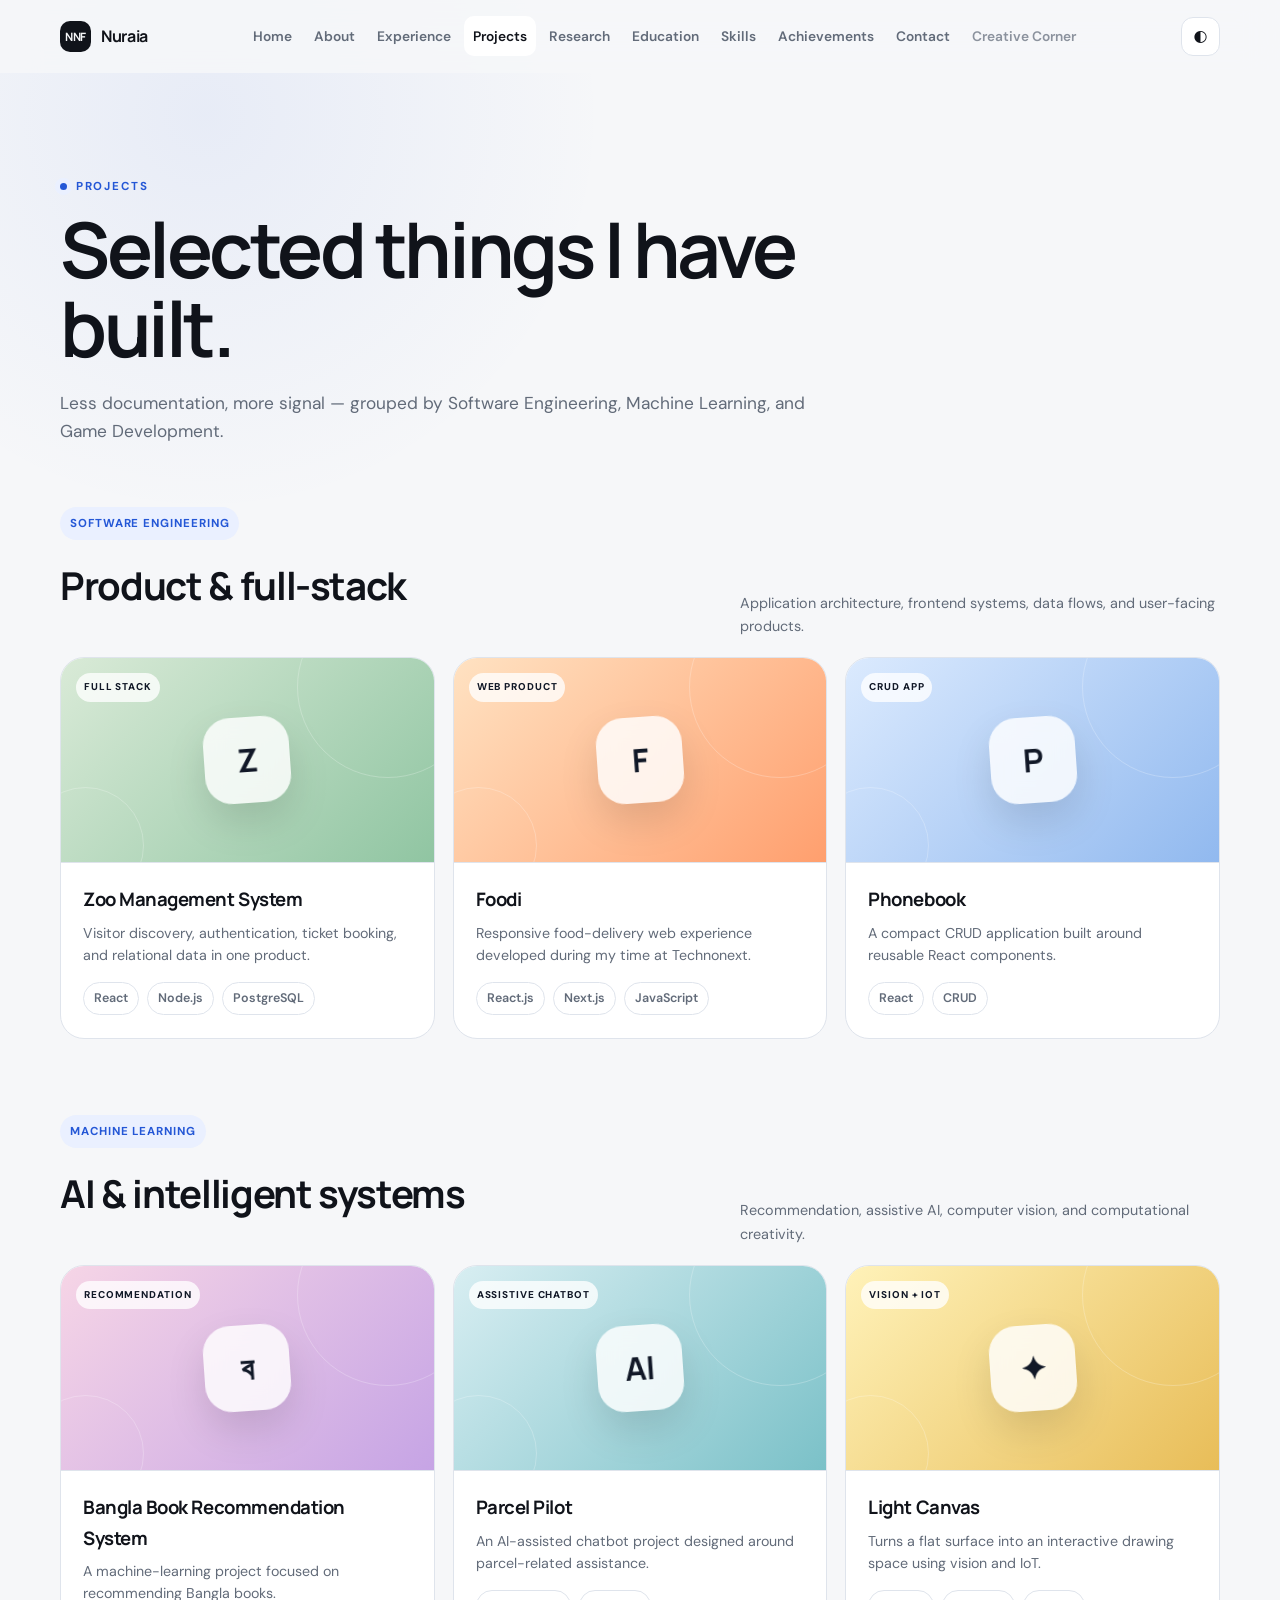
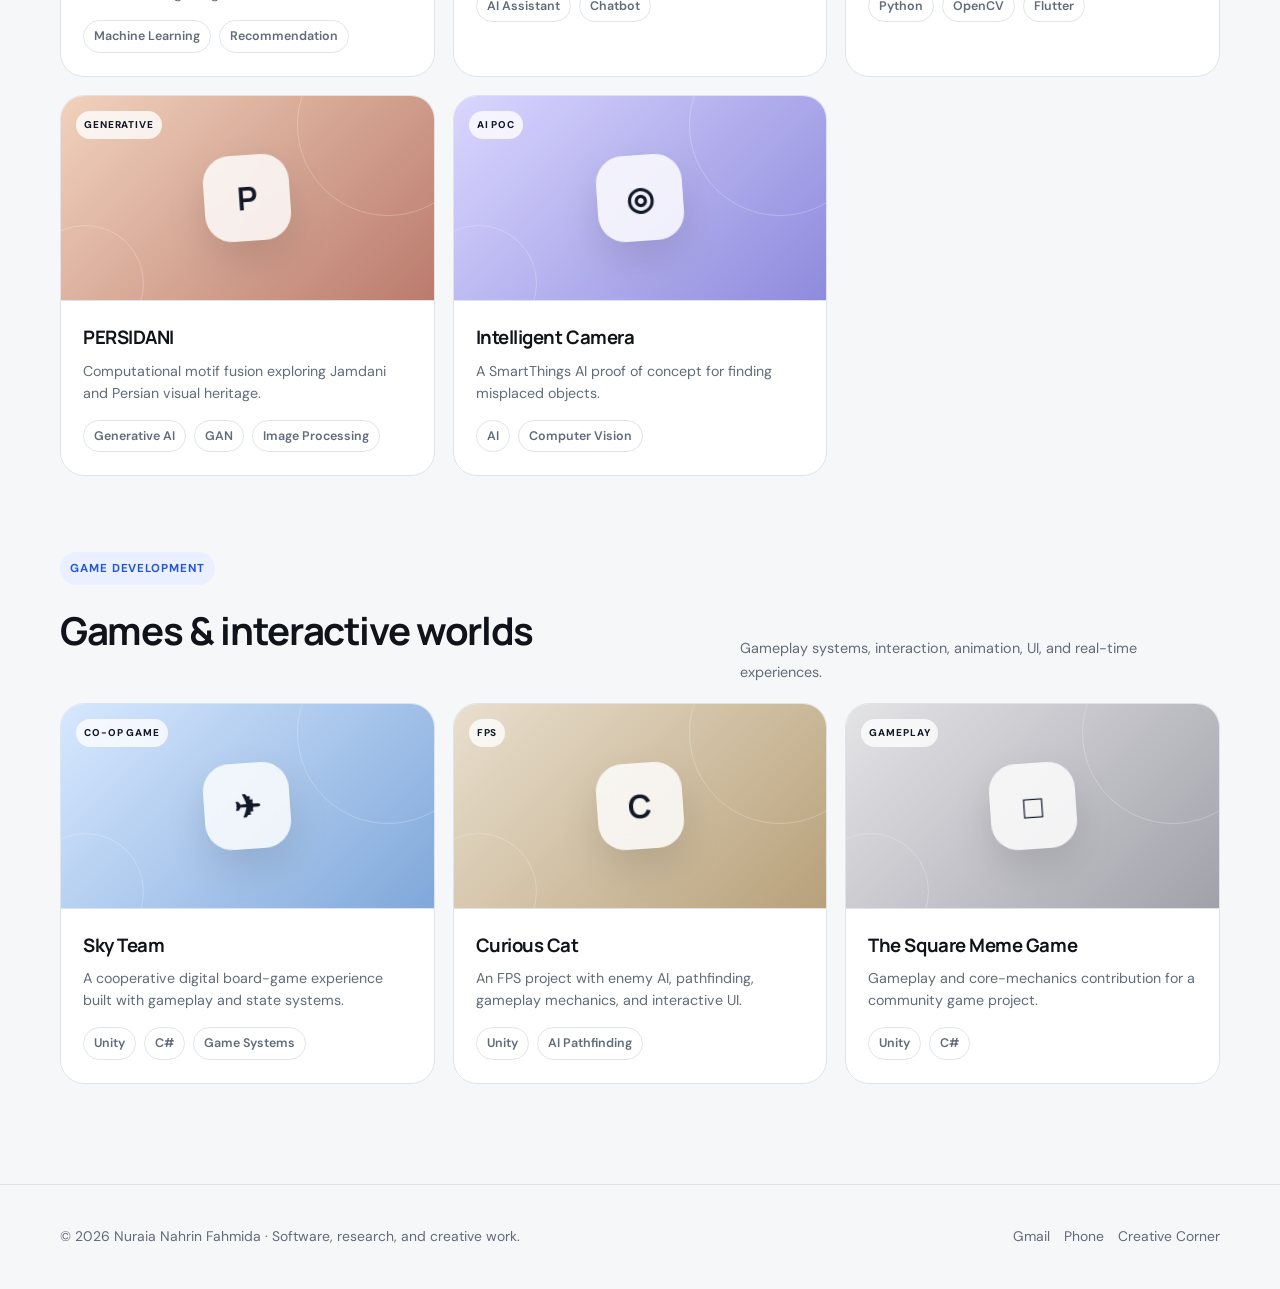
<file: projects.html>
<!doctype html><html lang="en"><head>
<meta charset="utf-8"><meta name="viewport" content="width=device-width,initial-scale=1">
<meta name="description" content="Selected software engineering, machine learning, and game development projects by Nuraia Nahrin Fahmida."><meta name="theme-color" content="#f6f7f9">
<title>Projects | Nuraia</title><link rel="stylesheet" href="assets/style.css"></head>
<body><script src="assets/nav.js"></script>
<main class="shell">
<header class="pagehead">
  <p class="eyebrow">Projects</p>
  <h1>Selected things I have built.</h1>
  <p>Less documentation, more signal — grouped by Software Engineering, Machine Learning, and Game Development.</p>
</header>

<section class="project-group">
  <div class="section-kicker">
    <div><span class="group-label">Software Engineering</span><h2 class="section-title">Product & full-stack</h2></div>
    <p>Application architecture, frontend systems, data flows, and user-facing products.</p>
  </div>
  <div class="project-gallery">
    <article class="project-showcase">
      <div class="project-visual visual-zoo"><span class="project-symbol">Z</span><span class="visual-label">FULL STACK</span></div>
      <div class="project-copy"><h3>Zoo Management System</h3><p>Visitor discovery, authentication, ticket booking, and relational data in one product.</p><div class="tags"><span class="tag">React</span><span class="tag">Node.js</span><span class="tag">PostgreSQL</span></div></div>
    </article>
    <article class="project-showcase">
      <div class="project-visual visual-foodi"><span class="project-symbol">F</span><span class="visual-label">WEB PRODUCT</span></div>
      <div class="project-copy"><h3>Foodi</h3><p>Responsive food-delivery web experience developed during my time at Technonext.</p><div class="tags"><span class="tag">React.js</span><span class="tag">Next.js</span><span class="tag">JavaScript</span></div></div>
    </article>
    <article class="project-showcase">
      <div class="project-visual visual-phone"><span class="project-symbol">P</span><span class="visual-label">CRUD APP</span></div>
      <div class="project-copy"><h3>Phonebook</h3><p>A compact CRUD application built around reusable React components.</p><div class="tags"><span class="tag">React</span><span class="tag">CRUD</span></div></div>
    </article>
  </div>
</section>

<section class="project-group">
  <div class="section-kicker">
    <div><span class="group-label">Machine Learning</span><h2 class="section-title">AI & intelligent systems</h2></div>
    <p>Recommendation, assistive AI, computer vision, and computational creativity.</p>
  </div>
  <div class="project-gallery">
    <article class="project-showcase featured-project">
      <div class="project-visual visual-bangla"><span class="project-symbol">ব</span><span class="visual-label">RECOMMENDATION</span></div>
      <div class="project-copy"><h3>Bangla Book Recommendation System</h3><p>A machine-learning project focused on recommending Bangla books.</p><div class="tags"><span class="tag">Machine Learning</span><span class="tag">Recommendation</span></div></div>
    </article>
    <article class="project-showcase">
      <div class="project-visual visual-parcel"><span class="project-symbol">AI</span><span class="visual-label">ASSISTIVE CHATBOT</span></div>
      <div class="project-copy"><h3>Parcel Pilot</h3><p>An AI-assisted chatbot project designed around parcel-related assistance.</p><div class="tags"><span class="tag">AI Assistant</span><span class="tag">Chatbot</span></div></div>
    </article>
    <article class="project-showcase">
      <div class="project-visual visual-light"><span class="project-symbol">✦</span><span class="visual-label">VISION + IOT</span></div>
      <div class="project-copy"><h3>Light Canvas</h3><p>Turns a flat surface into an interactive drawing space using vision and IoT.</p><div class="tags"><span class="tag">Python</span><span class="tag">OpenCV</span><span class="tag">Flutter</span></div></div>
    </article>
    <article class="project-showcase">
      <div class="project-visual visual-persidani"><span class="project-symbol">P</span><span class="visual-label">GENERATIVE</span></div>
      <div class="project-copy"><h3>PERSIDANI</h3><p>Computational motif fusion exploring Jamdani and Persian visual heritage.</p><div class="tags"><span class="tag">Generative AI</span><span class="tag">GAN</span><span class="tag">Image Processing</span></div></div>
    </article>
    <article class="project-showcase">
      <div class="project-visual visual-camera"><span class="project-symbol">◎</span><span class="visual-label">AI POC</span></div>
      <div class="project-copy"><h3>Intelligent Camera</h3><p>A SmartThings AI proof of concept for finding misplaced objects.</p><div class="tags"><span class="tag">AI</span><span class="tag">Computer Vision</span></div></div>
    </article>
  </div>
</section>

<section class="project-group">
  <div class="section-kicker">
    <div><span class="group-label">Game Development</span><h2 class="section-title">Games & interactive worlds</h2></div>
    <p>Gameplay systems, interaction, animation, UI, and real-time experiences.</p>
  </div>
  <div class="project-gallery">
    <article class="project-showcase featured-project">
      <div class="project-visual visual-sky"><span class="project-symbol">✈</span><span class="visual-label">CO-OP GAME</span></div>
      <div class="project-copy"><h3>Sky Team</h3><p>A cooperative digital board-game experience built with gameplay and state systems.</p><div class="tags"><span class="tag">Unity</span><span class="tag">C#</span><span class="tag">Game Systems</span></div></div>
    </article>
    <article class="project-showcase">
      <div class="project-visual visual-cat"><span class="project-symbol">C</span><span class="visual-label">FPS</span></div>
      <div class="project-copy"><h3>Curious Cat</h3><p>An FPS project with enemy AI, pathfinding, gameplay mechanics, and interactive UI.</p><div class="tags"><span class="tag">Unity</span><span class="tag">AI Pathfinding</span></div></div>
    </article>
    <article class="project-showcase">
      <div class="project-visual visual-meme"><span class="project-symbol">□</span><span class="visual-label">GAMEPLAY</span></div>
      <div class="project-copy"><h3>The Square Meme Game</h3><p>Gameplay and core-mechanics contribution for a community game project.</p><div class="tags"><span class="tag">Unity</span><span class="tag">C#</span></div></div>
    </article>
  </div>
</section>
</main>
<script src="assets/footer.js"></script><script src="assets/app.js"></script></body></html>
</file>
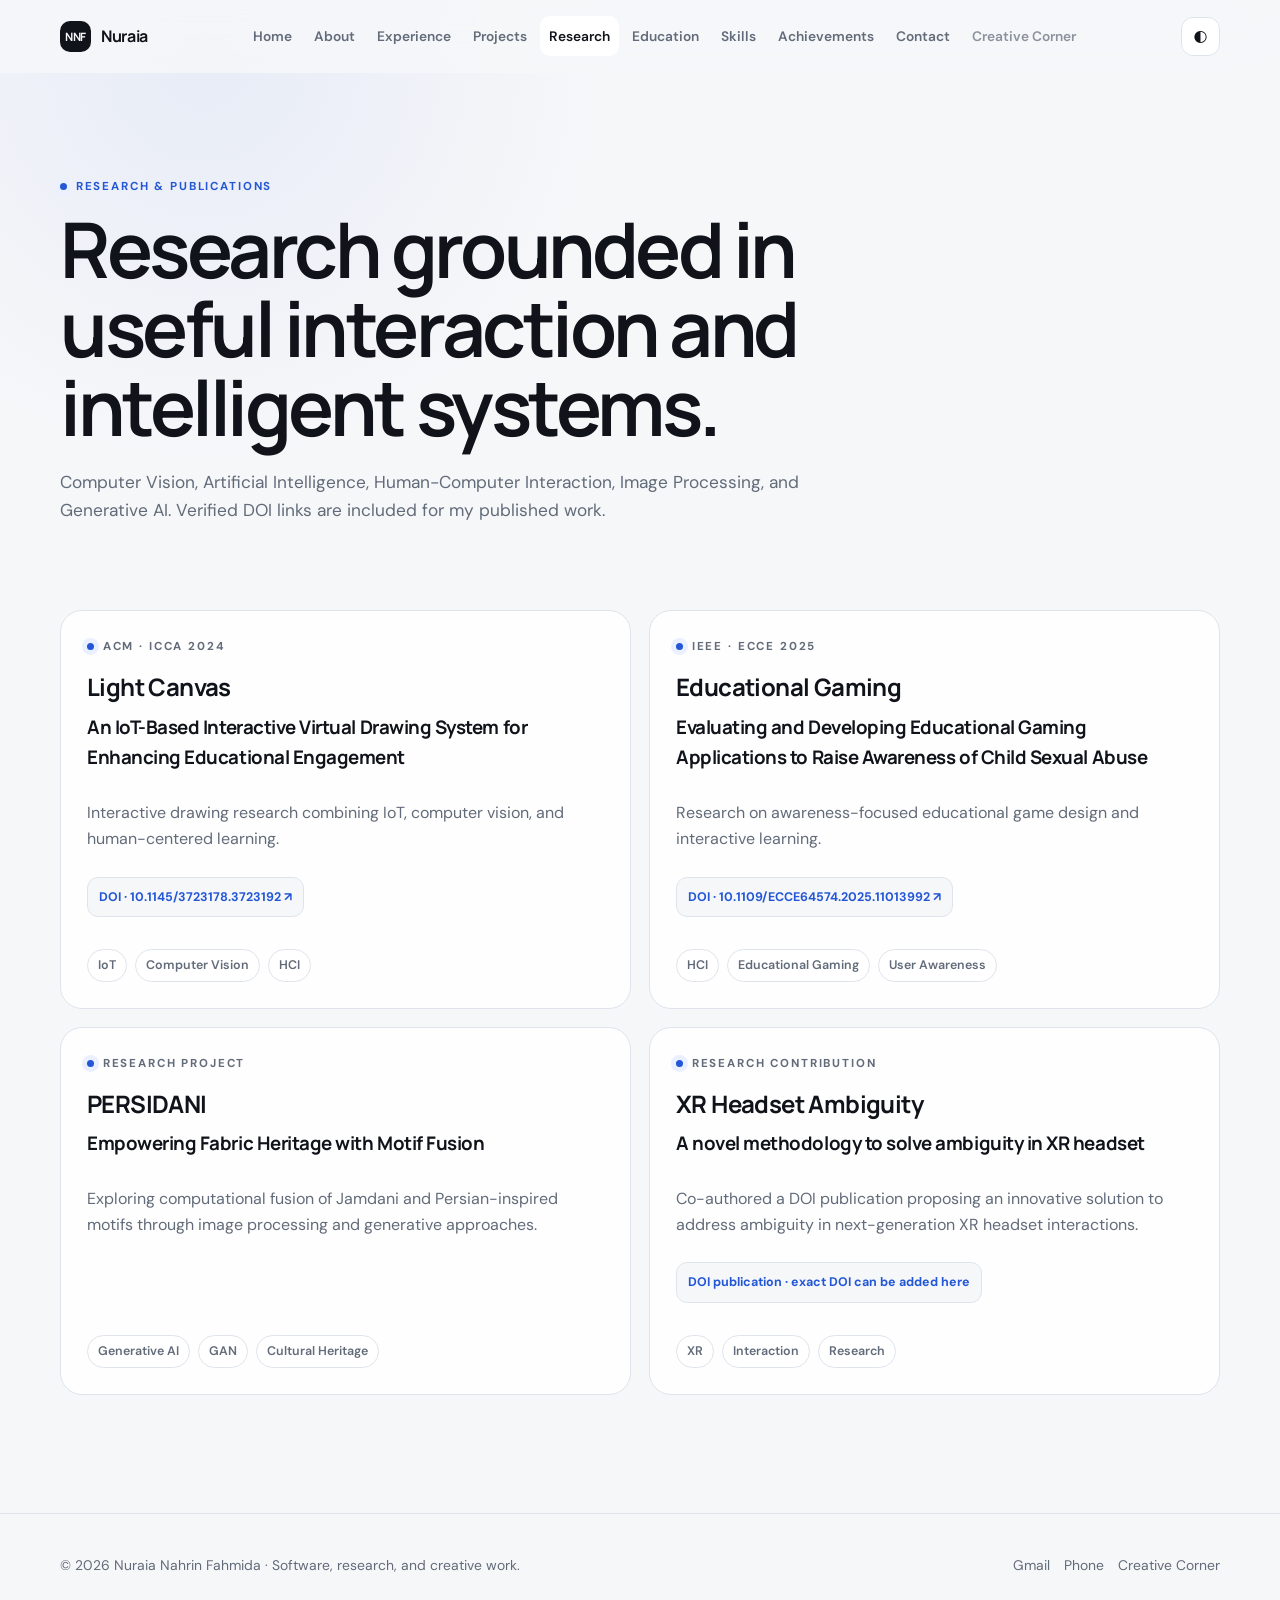
<file: research.html>
<!doctype html><html lang="en"><head>
<meta charset="utf-8"><meta name="viewport" content="width=device-width,initial-scale=1">
<meta name="description" content="Research publications and projects by Nuraia Nahrin Fahmida."><meta name="theme-color" content="#f6f7f9">
<title>Research | Nuraia</title><link rel="stylesheet" href="assets/style.css"></head>
<body><script src="assets/nav.js"></script>
<main class="shell">
<header class="pagehead">
  <p class="eyebrow">Research & publications</p>
  <h1>Research grounded in useful interaction and intelligent systems.</h1>
  <p>Computer Vision, Artificial Intelligence, Human-Computer Interaction, Image Processing, and Generative AI. Verified DOI links are included for my published work.</p>
</header>
<section class="section grid two">
  <article class="card research-card">
    <p class="eyebrow">ACM · ICCA 2024</p>
    <h2>Light Canvas</h2>
    <h3>An IoT-Based Interactive Virtual Drawing System for Enhancing Educational Engagement</h3>
    <p>Interactive drawing research combining IoT, computer vision, and human-centered learning.</p>
    <div class="research-actions">
      <a class="doi-link" href="https://doi.org/10.1145/3723178.3723192" target="_blank" rel="noreferrer">DOI · 10.1145/3723178.3723192 ↗</a>
    </div>
    <div class="tags"><span class="tag">IoT</span><span class="tag">Computer Vision</span><span class="tag">HCI</span></div>
  </article>

  <article class="card research-card">
    <p class="eyebrow">IEEE · ECCE 2025</p>
    <h2>Educational Gaming</h2>
    <h3>Evaluating and Developing Educational Gaming Applications to Raise Awareness of Child Sexual Abuse</h3>
    <p>Research on awareness-focused educational game design and interactive learning.</p>
    <div class="research-actions">
      <a class="doi-link" href="https://doi.org/10.1109/ECCE64574.2025.11013992" target="_blank" rel="noreferrer">DOI · 10.1109/ECCE64574.2025.11013992 ↗</a>
    </div>
    <div class="tags"><span class="tag">HCI</span><span class="tag">Educational Gaming</span><span class="tag">User Awareness</span></div>
  </article>

  <article class="card research-card">
    <p class="eyebrow">Research project</p>
    <h2>PERSIDANI</h2>
    <h3>Empowering Fabric Heritage with Motif Fusion</h3>
    <p>Exploring computational fusion of Jamdani and Persian-inspired motifs through image processing and generative approaches.</p>
    <div class="tags"><span class="tag">Generative AI</span><span class="tag">GAN</span><span class="tag">Cultural Heritage</span></div>
  </article>


  <article class="card research-card">
    <p class="eyebrow">Research contribution</p>
    <h2>XR Headset Ambiguity</h2>
    <h3>A novel methodology to solve ambiguity in XR headset</h3>
    <p>Co-authored a DOI publication proposing an innovative solution to address ambiguity in next-generation XR headset interactions.</p>
    <div class="research-actions">
      <span class="doi-link static">DOI publication · exact DOI can be added here</span>
    </div>
    <div class="tags"><span class="tag">XR</span><span class="tag">Interaction</span><span class="tag">Research</span></div>
  </article>
</section>
</main>
<script src="assets/footer.js"></script><script src="assets/app.js"></script></body></html>
</file>
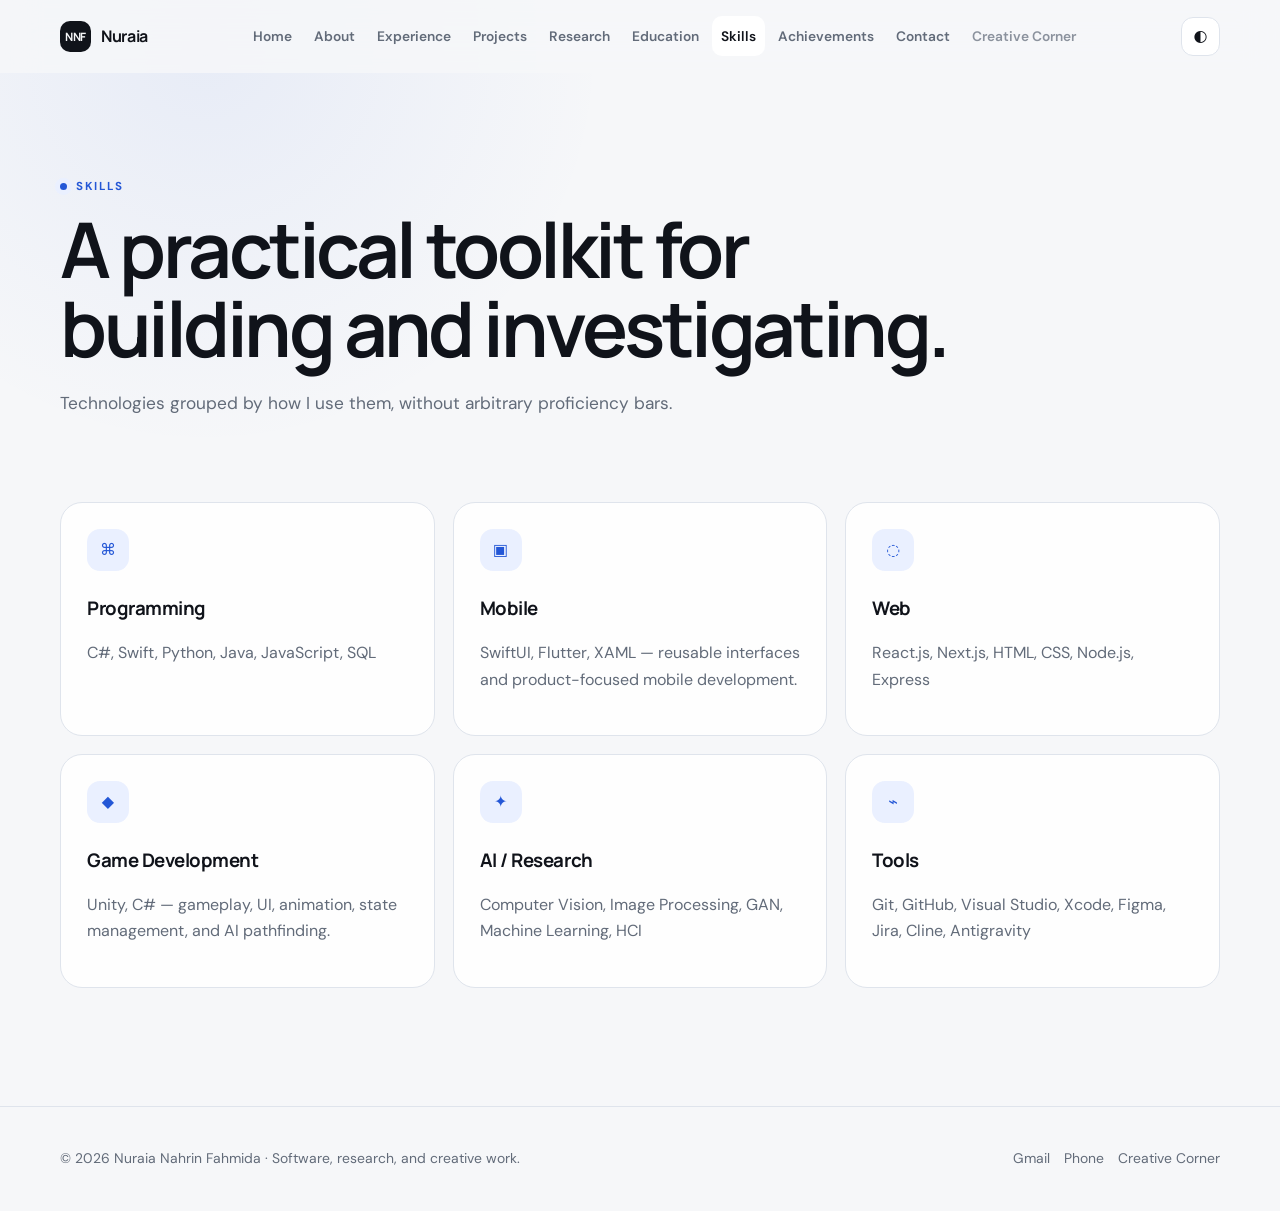
<file: skills.html>
<!doctype html><html lang="en"><head>
<meta charset="utf-8"><meta name="viewport" content="width=device-width,initial-scale=1">
<meta name="description" content="Portfolio of Nuraia Nahrin Fahmida, software engineer and computer science researcher."><meta name="theme-color" content="#f6f7f9">
<title>Skills | Nuraia</title><link rel="stylesheet" href="assets/style.css"></head>
<body><script src="assets/nav.js"></script>
<main class="shell"><header class="pagehead"><p class="eyebrow">Skills</p><h1>A practical toolkit for building and investigating.</h1><p>Technologies grouped by how I use them, without arbitrary proficiency bars.</p></header>
<section class="section three grid">
<article class="card skill-card"><div class="skill-icon">⌘</div><h3>Programming</h3><p>C#, Swift, Python, Java, JavaScript, SQL</p></article>
<article class="card skill-card"><div class="skill-icon">▣</div><h3>Mobile</h3><p>SwiftUI, Flutter, XAML — reusable interfaces and product-focused mobile development.</p></article>
<article class="card skill-card"><div class="skill-icon">◌</div><h3>Web</h3><p>React.js, Next.js, HTML, CSS, Node.js, Express</p></article>
<article class="card skill-card"><div class="skill-icon">◆</div><h3>Game Development</h3><p>Unity, C# — gameplay, UI, animation, state management, and AI pathfinding.</p></article>
<article class="card skill-card"><div class="skill-icon">✦</div><h3>AI / Research</h3><p>Computer Vision, Image Processing, GAN, Machine Learning, HCI</p></article>
<article class="card skill-card"><div class="skill-icon">⌁</div><h3>Tools</h3><p>Git, GitHub, Visual Studio, Xcode, Figma, Jira, Cline, Antigravity</p></article>
</section></main>
<script src="assets/footer.js"></script><script src="assets/app.js"></script></body></html>
</file>
<file: assets/style.css>
@import url('https://fonts.googleapis.com/css2?family=DM+Sans:wght@400;500;600;700&family=Manrope:wght@500;600;700&display=swap');

:root{
  --bg:#f6f7f9;
  --surface:#ffffff;
  --surface-2:#eef2f7;
  --text:#10131a;
  --muted:#626b79;
  --line:#dfe4ec;
  --accent:#2457d6;
  --accent-soft:#eaf0ff;
  --nav-bg:rgba(246,247,249,.84);
  --shadow:0 18px 50px rgba(24,32,54,.08);
  --radius:22px;
  --max:1160px;
}
html[data-theme="dark"]{
  --bg:#0c0f14;--surface:#131820;--surface-2:#171e28;--text:#f3f5f8;
  --muted:#a1a9b7;--line:#252d39;--accent:#7fa2ff;--accent-soft:#17213b;
  --nav-bg:rgba(12,15,20,.85);--shadow:0 18px 54px rgba(0,0,0,.24);
}
*{box-sizing:border-box}
html{scroll-behavior:smooth}
body{
  margin:0;background:
  radial-gradient(circle at 16% 4%,color-mix(in srgb,var(--accent) 7%,transparent),transparent 25rem),
  var(--bg);color:var(--text);
  font-family:"DM Sans",system-ui,-apple-system,BlinkMacSystemFont,"Segoe UI",sans-serif;
  line-height:1.65;text-rendering:optimizeLegibility;
}
a{color:inherit;text-decoration:none}
button{font:inherit}
.shell{width:min(var(--max),calc(100% - 40px));margin:auto}
.section{padding:34px 0 84px}
.pagehead{padding:104px 0 34px;max-width:900px}
.pagehead h1,.hero h1{font-family:"Manrope";font-weight:650;letter-spacing:-.045em;line-height:1.03}
.pagehead h1{font-size:clamp(2.5rem,6vw,5.4rem);margin:.25rem 0 1.35rem}
.pagehead>p:not(.eyebrow){max-width:760px;color:var(--muted);font-size:1.08rem}
.eyebrow{display:flex;align-items:center;gap:.55rem;margin:0 0 .8rem;text-transform:uppercase;letter-spacing:.16em;font-size:.72rem;font-weight:700;color:var(--accent)}
.eyebrow::before{content:"";width:7px;height:7px;border-radius:50%;background:var(--accent);box-shadow:0 0 0 5px var(--accent-soft)}

.site-nav{position:sticky;top:0;z-index:100;border-bottom:1px solid transparent;background:var(--nav-bg);backdrop-filter:blur(18px);-webkit-backdrop-filter:blur(18px)}
.site-nav.scrolled{border-bottom-color:var(--line)}
.nav-inner{min-height:72px;display:flex;align-items:center;justify-content:space-between;gap:18px}
.brand{display:flex;align-items:center;gap:10px;font-family:"Manrope";font-weight:700;letter-spacing:-.02em}
.brand-mark{width:31px;height:31px;display:grid;place-items:center;border-radius:10px;background:var(--text);color:var(--bg);font-size:.72rem}
.nav-links{display:flex;align-items:center;gap:4px;flex-wrap:wrap;justify-content:flex-end}
.nav-links a{color:var(--muted);padding:9px 9px;border-radius:10px;font-size:.86rem;font-weight:600;transition:.2s}
.nav-links a:hover,.nav-links a.active{color:var(--text);background:var(--surface)}
.nav-links a.secondary{opacity:.72}
.nav-actions{display:flex;gap:8px}
.icon-btn,.menu-btn{width:39px;height:39px;border:1px solid var(--line);background:var(--surface);color:var(--text);border-radius:12px;display:grid;place-items:center;cursor:pointer}
.menu-btn{display:none}

.hero{min-height:calc(100vh - 72px);display:grid;grid-template-columns:minmax(0,1.15fr) minmax(330px,.85fr);gap:74px;align-items:center;padding:76px 0 92px}
.hero h1{font-size:clamp(3.6rem,8vw,7.7rem);margin:.28rem 0 .5rem}
.role{font-family:"Manrope";font-size:clamp(1.25rem,2vw,1.7rem);font-weight:600;letter-spacing:-.025em}
.intro{max-width:690px;color:var(--muted);font-size:1.1rem;margin:1.35rem 0 1.8rem}
.actions{display:flex;gap:10px;flex-wrap:wrap;margin-top:28px}
.button{display:inline-flex;align-items:center;justify-content:center;gap:9px;min-height:46px;padding:0 18px;border-radius:13px;border:1px solid var(--text);background:var(--text);color:var(--bg);font-weight:700;font-size:.92rem;transition:.22s}
.button:hover{transform:translateY(-2px);box-shadow:0 9px 24px rgba(0,0,0,.1)}
.button.ghost{background:transparent;color:var(--text);border-color:var(--line)}
.button.ghost:hover{background:var(--surface);border-color:var(--text)}
.interest-row,.tags{display:flex;gap:8px;flex-wrap:wrap}
.interest-row{margin-top:26px}
.pill,.tag{display:inline-flex;align-items:center;min-height:30px;padding:5px 10px;border:1px solid var(--line);border-radius:999px;color:var(--muted);background:color-mix(in srgb,var(--surface) 76%,transparent);font-size:.78rem;font-weight:600}

.hero-visual{position:relative;min-height:500px;display:grid;place-items:center}
.code-panel{width:min(90vw,450px);padding:26px;border:1px solid var(--line);border-radius:28px;background:var(--surface);box-shadow:var(--shadow);transform:rotate(1.5deg)}
.code-top{display:flex;gap:6px;margin-bottom:26px}
.dot{width:8px;height:8px;border-radius:50%;background:var(--line)}
.code-line{height:10px;border-radius:999px;background:var(--surface-2);margin:13px 0;transform-origin:left}
.code-line.accent{background:var(--accent-soft)}
.w86{width:86%}.w72{width:72%}.w63{width:63%}.w91{width:91%}.w48{width:48%}
.floating-note{position:absolute;padding:12px 14px;border:1px solid var(--line);border-radius:14px;background:var(--surface);box-shadow:0 10px 26px rgba(24,32,54,.07);font-size:.75rem;font-weight:700}
.fn1{top:9%;right:1%;animation:float 5.5s ease-in-out infinite}
.fn2{bottom:12%;left:1%;animation:float 6.1s ease-in-out infinite .5s}

.feature-band{border-block:1px solid var(--line);background:color-mix(in srgb,var(--surface) 62%,transparent)}
.feature-band .shell{display:grid;grid-template-columns:repeat(3,1fr)}
.feature{padding:32px 30px;border-right:1px solid var(--line)}
.feature:first-child{padding-left:0}.feature:last-child{border-right:0}
.feature h3{font-family:"Manrope";font-size:1rem;margin:0 0 8px}.feature p{margin:0;color:var(--muted);font-size:.93rem}

.grid{display:grid;gap:18px}.two{grid-template-columns:repeat(2,minmax(0,1fr))}.three{grid-template-columns:repeat(3,minmax(0,1fr))}
.card{position:relative;padding:26px;border:1px solid var(--line);border-radius:var(--radius);background:color-mix(in srgb,var(--surface) 92%,transparent);transition:transform .25s,border-color .25s,box-shadow .25s;overflow:hidden}
.card:hover{transform:translateY(-4px);border-color:color-mix(in srgb,var(--accent) 38%,var(--line));box-shadow:var(--shadow)}
.card h2,.card h3{font-family:"Manrope";letter-spacing:-.025em}.card h2{margin:.2rem 0 .55rem;line-height:1.22}.card h3{margin:.1rem 0 .65rem}.card p{color:var(--muted)}
.story{font-size:1.1rem;color:var(--muted)}.story p:first-child{margin-top:0}
.section-title{font-family:"Manrope";font-size:clamp(1.6rem,3vw,2.4rem);letter-spacing:-.035em;margin:0 0 22px}
.section-kicker{display:flex;align-items:end;justify-content:space-between;gap:20px;margin-bottom:22px}
.section-kicker p{margin:0;color:var(--muted);max-width:560px}
.num{width:36px;height:36px;border-radius:11px;background:var(--accent-soft);color:var(--accent);display:grid;place-items:center;font-weight:700;font-size:.8rem;margin-bottom:22px}
.metric{font-family:"Manrope";font-size:3.1rem;line-height:1;font-weight:700;color:var(--accent);letter-spacing:-.06em}

.project-group{padding:10px 0 66px}
.project{min-height:300px;display:flex;flex-direction:column}.project .tags{margin-top:auto;padding-top:14px}
.group-label{display:inline-flex;padding:7px 10px;border-radius:999px;background:var(--accent-soft);color:var(--accent);font-size:.72rem;font-weight:700;letter-spacing:.08em;text-transform:uppercase;margin-bottom:14px}

.timeline{position:relative;max-width:960px}.timeline::before{content:"";position:absolute;left:9px;top:0;bottom:0;width:1px;background:var(--line)}
.timeline-item{position:relative;padding:0 0 58px 46px}.timeline-item::before{content:"";position:absolute;left:3px;top:8px;width:13px;height:13px;border-radius:50%;background:var(--bg);border:3px solid var(--accent)}
.timeline-item .meta{font-size:.82rem;color:var(--accent);font-weight:700}.timeline-item>h2{font-family:"Manrope";font-size:1.6rem;margin:.25rem 0 0}.timeline-item>h3{font-size:.98rem;margin:.15rem 0 1rem;color:var(--muted);font-weight:600}
.timeline-item ul{padding-left:1.15rem;color:var(--muted)}.timeline-item li{margin:.52rem 0}

.edu-list{max-width:940px;display:grid;gap:18px}.edu-item{display:grid;grid-template-columns:180px 1fr;gap:24px;padding:28px;border:1px solid var(--line);border-radius:var(--radius);background:var(--surface)}
.edu-year{color:var(--accent);font-weight:700}.edu-item h2{font-family:"Manrope";margin:0 0 6px}.edu-item h3{margin:0 0 10px;color:var(--muted);font-size:1rem}.edu-grade{display:inline-flex;margin-top:8px;padding:6px 10px;border-radius:999px;background:var(--accent-soft);color:var(--accent);font-weight:700;font-size:.82rem}

.skill-card{min-height:190px}.skill-icon{width:42px;height:42px;border-radius:13px;background:var(--accent-soft);color:var(--accent);display:grid;place-items:center;margin-bottom:22px}.skill-icon svg{width:20px;height:20px}
.research-card{display:flex;flex-direction:column;min-height:360px}.research-card .tags{margin-top:auto;padding-top:14px}.venue{font-weight:700!important;color:var(--text)!important;font-size:.88rem}

.creative-intro{max-width:760px;color:var(--muted)}
.creative-grid{display:grid;grid-template-columns:1.25fr .75fr .75fr;grid-auto-rows:260px;gap:16px}
.art-tile{position:relative;border:1px solid var(--line);border-radius:22px;overflow:hidden;background:var(--surface-2);min-height:220px}
.art-tile.big{grid-row:span 2}
.art-placeholder{position:absolute;inset:0;display:grid;place-items:center;text-align:center;padding:30px;background:
radial-gradient(circle at 30% 25%,color-mix(in srgb,var(--accent) 18%,transparent),transparent 22%),
linear-gradient(145deg,var(--surface),var(--surface-2))}
.art-placeholder b{font-family:"Manrope";font-size:1.2rem}.art-placeholder span{display:block;color:var(--muted);font-size:.82rem;margin-top:6px}
.art-caption{position:absolute;left:14px;right:14px;bottom:14px;padding:11px 13px;border:1px solid var(--line);border-radius:13px;background:color-mix(in srgb,var(--surface) 88%,transparent);backdrop-filter:blur(10px);font-size:.82rem}
.creative-note{margin-top:18px;color:var(--muted);font-size:.9rem}

.contact-grid{display:grid;grid-template-columns:1.1fr .9fr;gap:18px}.contact-list{display:grid;gap:10px;margin-top:28px}
.contact-link{display:flex;align-items:center;justify-content:space-between;gap:18px;padding:17px 18px;border:1px solid var(--line);border-radius:14px;background:var(--surface);transition:.2s}.contact-link:hover{transform:translateX(3px);border-color:var(--accent)}
.contact-link span{color:var(--muted);font-size:.9rem}.contact-note{padding:26px;border-radius:var(--radius);background:var(--text);color:var(--bg)}.contact-note p{color:color-mix(in srgb,var(--bg) 72%,transparent)}

.site-footer{border-top:1px solid var(--line);margin-top:34px}.footer-inner{min-height:104px;display:flex;align-items:center;justify-content:space-between;gap:20px;color:var(--muted);font-size:.87rem}.footer-links{display:flex;gap:14px;flex-wrap:wrap}.footer-links a:hover{color:var(--text)}
.reveal{opacity:0;transform:translateY(18px);transition:opacity .7s ease,transform .7s ease}.reveal.is-visible{opacity:1;transform:none}
@keyframes float{0%,100%{transform:translateY(0)}50%{transform:translateY(-9px)}}
@media (prefers-reduced-motion:reduce){html{scroll-behavior:auto}*,*::before,*::after{animation:none!important;transition:none!important}.reveal{opacity:1;transform:none}}
@media(max-width:1000px){
  .nav-links{position:absolute;top:72px;left:20px;right:20px;display:none;padding:12px;background:var(--surface);border:1px solid var(--line);border-radius:18px;box-shadow:var(--shadow)}
  .nav-links.open{display:grid;grid-template-columns:repeat(2,1fr)}.menu-btn{display:grid}
  .hero{grid-template-columns:1fr;gap:28px;padding-top:64px}.hero-visual{min-height:400px}
  .feature-band .shell{grid-template-columns:1fr}.feature{border-right:0;border-bottom:1px solid var(--line);padding:24px 0}.feature:last-child{border-bottom:0}
  .three{grid-template-columns:repeat(2,minmax(0,1fr))}.creative-grid{grid-template-columns:1fr 1fr}.art-tile.big{grid-row:span 1}
  .contact-grid{grid-template-columns:1fr}
}
@media(max-width:680px){
  .shell{width:min(100% - 28px,var(--max))}.nav-inner{min-height:66px}.nav-links{top:66px;left:14px;right:14px}.nav-links.open{grid-template-columns:1fr}
  .pagehead{padding-top:78px}.hero{min-height:auto;padding:58px 0 72px}.hero h1{font-size:clamp(3.2rem,17vw,5.3rem)}.hero-visual{min-height:320px}
  .two,.three,.creative-grid{grid-template-columns:1fr}.edu-item{grid-template-columns:1fr;gap:6px}
  .footer-inner{padding:24px 0;align-items:flex-start;flex-direction:column}.card{padding:22px;border-radius:18px}.timeline-item{padding-left:38px}
}

/* ===== Refined Experience ===== */
.experience-stack{display:grid;gap:18px;max-width:980px}
.experience-card{
  position:relative;padding:30px;border:1px solid var(--line);border-radius:26px;
  background:var(--surface);overflow:hidden;transition:transform .25s ease,border-color .25s ease,box-shadow .25s ease;
}
.experience-card:hover{transform:translateY(-3px);border-color:color-mix(in srgb,var(--accent) 35%,var(--line));box-shadow:var(--shadow)}
.experience-top{display:flex;justify-content:space-between;gap:24px;align-items:flex-start}
.experience-top .meta{font-size:.8rem;color:var(--accent);font-weight:700;margin-bottom:5px}
.experience-top h2{font-family:"Manrope";font-size:1.65rem;letter-spacing:-.035em;margin:0}
.experience-top h3{font-size:.96rem;color:var(--muted);margin:.2rem 0 0;font-weight:600}
.company-mark{
  flex:0 0 54px;width:54px;height:54px;border-radius:17px;background:var(--text);color:var(--bg);
  display:grid;place-items:center;font-family:"Manrope";font-size:1.25rem;font-weight:700;
}
.experience-summary{max-width:800px;color:var(--muted);font-size:1.02rem;margin:22px 0}
.experience-summary strong{color:var(--text)}
.platform-grid{display:grid;grid-template-columns:repeat(2,minmax(0,1fr));gap:10px}
.platform-card{
  display:flex;gap:13px;align-items:center;padding:15px 16px;border:1px solid var(--line);
  border-radius:15px;background:var(--bg);
}
.platform-card b,.platform-card span{display:block}.platform-card b{font-size:.9rem}.platform-card div span{font-size:.77rem;color:var(--muted);margin-top:2px}
.platform-icon{width:36px;height:36px;border-radius:11px;background:var(--accent-soft);color:var(--accent);display:grid!important;place-items:center;font-weight:700}
.experience-tags{display:flex;flex-wrap:wrap;gap:8px}
.experience-tags span{padding:6px 10px;border-radius:999px;background:var(--accent-soft);color:var(--accent);font-size:.76rem;font-weight:700}

/* ===== Visual Projects ===== */
.project-gallery{display:grid;grid-template-columns:repeat(3,minmax(0,1fr));gap:18px}
.project-showcase{
  border:1px solid var(--line);border-radius:24px;background:var(--surface);overflow:hidden;
  min-width:0;transition:transform .25s ease,border-color .25s ease,box-shadow .25s ease;
}
.project-showcase:hover{transform:translateY(-5px);border-color:color-mix(in srgb,var(--accent) 38%,var(--line));box-shadow:var(--shadow)}
.project-visual{
  position:relative;min-height:205px;padding:18px;display:flex;align-items:center;justify-content:center;
  overflow:hidden;border-bottom:1px solid var(--line);
}
.project-visual::before,.project-visual::after{content:"";position:absolute;border-radius:999px;border:1px solid rgba(255,255,255,.24)}
.project-visual::before{width:180px;height:180px;right:-45px;top:-62px}
.project-visual::after{width:115px;height:115px;left:-34px;bottom:-42px}
.project-symbol{
  position:relative;z-index:2;width:86px;height:86px;border-radius:27px;display:grid;place-items:center;
  background:rgba(255,255,255,.82);color:#111827;backdrop-filter:blur(12px);
  font-family:"Manrope";font-size:2rem;font-weight:700;box-shadow:0 18px 40px rgba(0,0,0,.12);
  transform:rotate(-4deg);transition:transform .25s ease;
}
.project-showcase:hover .project-symbol{transform:rotate(0deg) scale(1.04)}
.visual-label{
  position:absolute;left:15px;top:15px;z-index:2;padding:6px 8px;border-radius:999px;
  background:rgba(255,255,255,.78);color:#111827;font-size:.62rem;font-weight:800;letter-spacing:.09em;
}
.project-copy{padding:21px 22px 23px}
.project-copy h3{font-family:"Manrope";font-size:1.16rem;letter-spacing:-.025em;margin:0 0 7px}
.project-copy p{color:var(--muted);font-size:.89rem;line-height:1.55;margin:0 0 16px}
.project-copy .tags{margin-top:auto}
.visual-zoo{background:linear-gradient(135deg,#d9ead7,#90c5a2)}
.visual-foodi{background:linear-gradient(135deg,#ffe2c2,#ff9f6e)}
.visual-phone{background:linear-gradient(135deg,#dbeafe,#91b9ef)}
.visual-bangla{background:linear-gradient(135deg,#f6d5e6,#c6a4e5)}
.visual-parcel{background:linear-gradient(135deg,#d8eef2,#7bc1c8)}
.visual-light{background:linear-gradient(135deg,#fff2b9,#e8bd58)}
.visual-persidani{background:linear-gradient(135deg,#f1d2bd,#bb7b6d)}
.visual-camera{background:linear-gradient(135deg,#d9d6ff,#8f8bdd)}
.visual-sky{background:linear-gradient(135deg,#d7e8ff,#80a8da)}
.visual-cat{background:linear-gradient(135deg,#e9dfce,#b8a17a)}
.visual-meme{background:linear-gradient(135deg,#e4e4e7,#a1a1aa)}
.featured-project{grid-column:span 1}

/* ===== Research DOI ===== */
.research-actions{margin:8px 0 18px}
.doi-link{
  display:inline-flex;align-items:center;gap:7px;padding:9px 11px;border:1px solid var(--line);
  border-radius:11px;background:var(--bg);font-size:.78rem;font-weight:700;color:var(--accent);
  transition:.2s ease;
}
.doi-link:hover{border-color:var(--accent);transform:translateY(-1px)}

/* ===== Creative video + art gallery ===== */
.creative-feature{padding-top:10px}
.video-shell{
  display:grid;grid-template-columns:minmax(0,1.4fr) minmax(260px,.6fr);gap:0;
  border:1px solid var(--line);border-radius:26px;overflow:hidden;background:var(--surface);
}
.video-frame{position:relative;aspect-ratio:16/9;background:#080a0d}
.video-frame iframe{position:absolute;inset:0;width:100%;height:100%;border:0}
.video-info{padding:28px;display:flex;flex-direction:column;justify-content:center}
.video-info>span{color:var(--accent);font-size:.68rem;font-weight:800;letter-spacing:.12em}
.video-info h3{font-family:"Manrope";font-size:1.55rem;letter-spacing:-.03em;margin:8px 0}
.video-info p{color:var(--muted);font-size:.9rem;margin:0 0 20px}
.video-info a{font-size:.85rem;font-weight:700;color:var(--accent)}
.art-gallery{
  display:grid;grid-template-columns:repeat(12,1fr);grid-auto-rows:150px;gap:14px;
}
.gallery-item{
  grid-column:span 4;grid-row:span 2;margin:0;position:relative;border:1px solid var(--line);
  border-radius:20px;overflow:hidden;background:var(--surface);
}
.gallery-item.gallery-tall{grid-row:span 3}
.gallery-item.gallery-wide{grid-column:span 8}
.gallery-placeholder{
  height:100%;min-height:100%;display:flex;flex-direction:column;align-items:center;justify-content:center;text-align:center;
  padding:24px;background:
    radial-gradient(circle at 25% 22%,color-mix(in srgb,var(--accent) 15%,transparent),transparent 28%),
    linear-gradient(145deg,var(--surface),var(--surface-2));
}
.gallery-placeholder span{color:var(--accent);font-size:.68rem;font-weight:800;letter-spacing:.13em;margin-bottom:10px}
.gallery-placeholder b{font-family:"Manrope";font-size:1.03rem}
.gallery-placeholder small{color:var(--muted);margin-top:4px}
.gallery-item figcaption{
  position:absolute;left:12px;right:12px;bottom:12px;padding:9px 11px;border:1px solid var(--line);
  border-radius:11px;background:color-mix(in srgb,var(--surface) 88%,transparent);backdrop-filter:blur(10px);
  color:var(--muted);font-size:.74rem;
}
.gallery-item img{width:100%;height:100%;object-fit:cover;display:block;transition:transform .4s ease}
.gallery-item:hover img{transform:scale(1.025)}
.creative-note code{font-size:.78rem;background:var(--surface-2);padding:2px 5px;border-radius:5px}

@media(max-width:1000px){
  .project-gallery{grid-template-columns:repeat(2,minmax(0,1fr))}
  .video-shell{grid-template-columns:1fr}
  .gallery-item{grid-column:span 6}.gallery-item.gallery-wide{grid-column:span 12}
}
@media(max-width:680px){
  .platform-grid{grid-template-columns:1fr}
  .project-gallery{grid-template-columns:1fr}
  .project-visual{min-height:190px}
  .experience-card{padding:22px;border-radius:20px}
  .company-mark{width:46px;height:46px;flex-basis:46px;border-radius:14px}
  .gallery-item,.gallery-item.gallery-wide{grid-column:span 12;grid-row:span 2}
  .gallery-item.gallery-tall{grid-row:span 3}
  .art-gallery{grid-auto-rows:130px}
}



/* ===== Portrait integration ===== */
.portrait-card{
  position:relative;width:min(92vw,430px);padding:18px;border:1px solid var(--line);border-radius:28px;
  background:var(--surface);box-shadow:var(--shadow);transform:rotate(1.2deg);overflow:hidden;
}
.portrait-card::before{
  content:"";position:absolute;inset:0;background:linear-gradient(180deg,transparent 62%,color-mix(in srgb,var(--accent) 5%,transparent));pointer-events:none;
}
.portrait-frame{
  border-radius:22px;overflow:hidden;background:var(--surface-2);aspect-ratio:4/5;
}
.portrait-image{width:100%;height:100%;object-fit:cover;display:block}
.portrait-caption{
  display:flex;flex-direction:column;gap:2px;padding:14px 6px 4px;
}
.portrait-kicker{
  color:var(--accent);font-size:.7rem;font-weight:800;letter-spacing:.13em;text-transform:uppercase;
}
.portrait-caption b{font-family:"Manrope";font-size:1.05rem;letter-spacing:-.025em}
.portrait-caption small{color:var(--muted);font-size:.82rem}
.profile-aside{padding:18px}
.aside-photo-wrap{margin:-2px -2px 18px;border-radius:18px;overflow:hidden;background:var(--surface-2)}
.aside-photo{width:100%;aspect-ratio:4/5;object-fit:cover;display:block}

@media(max-width:680px){
  .portrait-card{width:min(90vw,350px);padding:12px;border-radius:22px;transform:none}
  .portrait-frame{border-radius:18px}
}




/* ===== Polaroid portrait treatment ===== */
.polaroid-card{
  width:min(92vw,390px);
  padding:14px 14px 44px;
  border-radius:8px;
  background:#fff;
  border:1px solid rgba(16,19,26,.08);
  box-shadow:0 22px 50px rgba(24,32,54,.14);
  transform:rotate(-2.2deg);
}
.polaroid-card::before{display:none}
.polaroid-card .portrait-frame{
  aspect-ratio:1/1;
  border-radius:2px;
  background:#f2f2f2;
}
.polaroid-card .portrait-image{object-position:center 26%}
.polaroid-card .portrait-caption{
  padding:13px 2px 0;
  text-align:center;
  align-items:center;
}
.polaroid-card .portrait-kicker{font-size:.62rem;letter-spacing:.15em}
.polaroid-card .portrait-caption b{font-size:1rem}
.polaroid-card .portrait-caption small{font-size:.78rem}
.polaroid-mini{
  padding:10px 10px 26px;
  border-radius:8px;
  background:#fff;
  border:1px solid rgba(16,19,26,.08);
  box-shadow:0 12px 30px rgba(24,32,54,.12);
  transform:rotate(-1.4deg);
}
.polaroid-mini .aside-photo{
  aspect-ratio:1/1;
  border-radius:2px;
  object-position:center 24%;
}
.doi-link.static{
  cursor:default;
}
@media(max-width:680px){
  .polaroid-card{width:min(88vw,320px);padding:10px 10px 34px;transform:rotate(-1deg)}
  .polaroid-mini{transform:none}
}




/* ===== Real artwork gallery ===== */
.real-art-gallery{grid-auto-flow:dense;grid-auto-rows:150px}
.art-card{background:var(--surface);transition:transform .28s ease,border-color .28s ease,box-shadow .28s ease}
.art-card:hover{transform:translateY(-4px);border-color:color-mix(in srgb,var(--accent) 30%,var(--line));box-shadow:var(--shadow)}
.art-image-wrap{width:100%;height:100%;overflow:hidden;background:var(--surface-2)}
.art-image-wrap img{width:100%;height:100%;object-fit:cover;display:block;transition:transform .55s cubic-bezier(.2,.7,.2,1),filter .35s ease}
.art-card:hover .art-image-wrap img{transform:scale(1.025)}
.art-card figcaption{display:flex;align-items:flex-end;justify-content:space-between;gap:12px}
.art-card figcaption b{font-family:"Manrope";font-size:.78rem;color:var(--text)}
.art-card figcaption span{font-size:.68rem;color:var(--muted);text-align:right}
.gallery-square{grid-row:span 2}
.art-featured{grid-column:span 8;grid-row:span 4}
.art-featured .art-image-wrap img{object-position:center 38%}
.art-documentary .art-image-wrap img{object-position:center top}
@media(max-width:1000px){
  .art-featured{grid-column:span 12;grid-row:span 4}
  .real-art-gallery .gallery-wide{grid-column:span 12}
}
@media(max-width:680px){
  .real-art-gallery{grid-auto-rows:120px}
  .art-featured{grid-row:span 3}
  .real-art-gallery .gallery-item,.real-art-gallery .gallery-wide{grid-column:span 12}
  .real-art-gallery .gallery-square{grid-row:span 3}
  .real-art-gallery .gallery-tall{grid-row:span 4}
  .art-card figcaption{align-items:flex-start;flex-direction:column;gap:1px}
  .art-card figcaption span{text-align:left}
}




/* ===== 3D creative gallery ===== */
.section-3d-work{padding-top:6px}
.three-d-gallery{display:grid;grid-template-columns:repeat(12,1fr);gap:14px;grid-auto-flow:dense;grid-auto-rows:146px}
.three-d-card{
  grid-column:span 4;grid-row:span 2;margin:0;position:relative;overflow:hidden;border:1px solid var(--line);
  border-radius:22px;background:var(--surface);transition:transform .28s ease,border-color .28s ease,box-shadow .28s ease;
}
.three-d-card:hover{transform:translateY(-4px);border-color:color-mix(in srgb,var(--accent) 30%,var(--line));box-shadow:var(--shadow)}
.three-d-image-wrap{width:100%;height:100%;background:linear-gradient(180deg,#4a4a4a,#3e3e3e);overflow:hidden}
.three-d-image-wrap img{width:100%;height:100%;object-fit:cover;display:block;transition:transform .55s cubic-bezier(.2,.7,.2,1)}
.three-d-card:hover .three-d-image-wrap img{transform:scale(1.02)}
.three-d-card figcaption{
  position:absolute;left:12px;right:12px;bottom:12px;display:flex;align-items:flex-end;justify-content:space-between;gap:12px;
  padding:9px 11px;border:1px solid var(--line);border-radius:11px;background:color-mix(in srgb,var(--surface) 88%,transparent);
  backdrop-filter:blur(10px)
}
.three-d-card figcaption b{font-family:"Manrope";font-size:.78rem;color:var(--text)}
.three-d-card figcaption span{font-size:.68rem;color:var(--muted);text-align:right}
.three-d-featured{grid-column:span 8;grid-row:span 4}
.three-d-wide{grid-column:span 8}
@media(max-width:1000px){
  .three-d-featured,.three-d-wide{grid-column:span 12}
  .three-d-card{grid-column:span 6}
}
@media(max-width:680px){
  .three-d-gallery{grid-auto-rows:125px}
  .three-d-card,.three-d-featured,.three-d-wide{grid-column:span 12;grid-row:span 3}
  .three-d-card figcaption{align-items:flex-start;flex-direction:column;gap:1px}
  .three-d-card figcaption span{text-align:left}
}



/* ===== Face art gallery ===== */
.section-face-art{padding-top:8px}
.face-art-gallery{display:grid;grid-template-columns:repeat(12,1fr);gap:14px;grid-auto-flow:dense;grid-auto-rows:150px}
.face-art-card{
  grid-column:span 4;grid-row:span 3;margin:0;position:relative;overflow:hidden;border:1px solid var(--line);
  border-radius:22px;background:var(--surface);transition:transform .28s ease,border-color .28s ease,box-shadow .28s ease;
}
.face-art-card:hover{transform:translateY(-4px);border-color:color-mix(in srgb,var(--accent) 30%,var(--line));box-shadow:var(--shadow)}
.face-art-image-wrap{width:100%;height:100%;overflow:hidden;background:var(--surface-2)}
.face-art-image-wrap img{width:100%;height:100%;object-fit:cover;display:block;transition:transform .55s cubic-bezier(.2,.7,.2,1)}
.face-art-card:hover .face-art-image-wrap img{transform:scale(1.025)}
.face-art-card figcaption{
  position:absolute;left:12px;right:12px;bottom:12px;display:flex;align-items:flex-end;justify-content:space-between;gap:12px;
  padding:9px 11px;border:1px solid var(--line);border-radius:11px;background:color-mix(in srgb,var(--surface) 88%,transparent);
  backdrop-filter:blur(10px)
}
.face-art-card figcaption b{font-family:"Manrope";font-size:.78rem;color:var(--text)}
.face-art-card figcaption span{font-size:.68rem;color:var(--muted);text-align:right}
.face-art-featured{grid-column:span 8;grid-row:span 4}
.face-art-wide{grid-column:span 8}
@media(max-width:1000px){
  .face-art-featured,.face-art-wide{grid-column:span 12}
  .face-art-card{grid-column:span 6}
}
@media(max-width:680px){
  .face-art-gallery{grid-auto-rows:128px}
  .face-art-card,.face-art-featured,.face-art-wide{grid-column:span 12;grid-row:span 3}
  .face-art-card figcaption{align-items:flex-start;flex-direction:column;gap:1px}
  .face-art-card figcaption span{text-align:left}
}



/* ===== Research poster showcase ===== */
.creative-poster-section{padding-top:8px}
.poster-showcase{
  display:grid;grid-template-columns:minmax(0,1.25fr) minmax(300px,.75fr);gap:0;
  border:1px solid var(--line);border-radius:26px;overflow:hidden;background:var(--surface);box-shadow:0 1px 0 rgba(255,255,255,.2) inset;
}
.poster-preview{display:block;min-height:560px;background:var(--surface-2);overflow:hidden;border-right:1px solid var(--line)}
.poster-preview img{width:100%;height:100%;object-fit:cover;object-position:top center;display:block;transition:transform .45s ease}
.poster-preview:hover img{transform:scale(1.012)}
.poster-details{padding:32px;display:flex;flex-direction:column;justify-content:center;align-items:flex-start}
.poster-type,.figma-mini-label{color:var(--accent);font-size:.67rem;font-weight:800;letter-spacing:.12em;text-transform:uppercase}
.poster-details h3,.figma-copy h3{font-family:"Manrope";font-size:1.65rem;letter-spacing:-.035em;line-height:1.16;margin:10px 0 12px}
.poster-details p,.figma-copy p{color:var(--muted);font-size:.92rem;margin:0 0 20px}
.poster-details .doi-link{margin-top:22px}

/* ===== Figma app showcase ===== */
.figma-showcase-section{padding-top:6px}
.figma-stage{
  display:grid;grid-template-columns:minmax(250px,.62fr) minmax(0,1.38fr);gap:30px;align-items:center;
  padding:34px;border:1px solid var(--line);border-radius:26px;background:
  radial-gradient(circle at 86% 15%,color-mix(in srgb,var(--accent) 10%,transparent),transparent 24rem),
  var(--surface);overflow:hidden;
}
.figma-copy{max-width:390px}
.figma-device-row{display:flex;align-items:center;justify-content:center;gap:16px;min-height:430px;padding:20px 6px}
.phone-mock{
  position:relative;width:180px;aspect-ratio:9/19;border:8px solid var(--text);border-radius:31px;
  background:var(--bg);box-shadow:0 20px 40px rgba(24,32,54,.14);overflow:hidden;transition:transform .28s ease;
}
.phone-mock:hover{transform:translateY(-6px)}
.phone-two{transform:translateY(-18px)}
.phone-two:hover{transform:translateY(-24px)}
.phone-notch{position:absolute;z-index:3;top:7px;left:50%;transform:translateX(-50%);width:62px;height:17px;border-radius:999px;background:var(--text)}
.screen-placeholder{
  position:absolute;inset:0;display:flex;flex-direction:column;align-items:center;justify-content:center;text-align:center;padding:22px;
  background:
  radial-gradient(circle at 72% 18%,color-mix(in srgb,var(--accent) 18%,transparent),transparent 38%),
  linear-gradient(160deg,var(--surface),var(--surface-2));
}
.screen-placeholder span{font-size:.65rem;font-weight:800;letter-spacing:.14em;color:var(--accent);margin-bottom:9px}
.screen-placeholder b{font-family:"Manrope";font-size:.86rem;line-height:1.2}
.screen-placeholder small{color:var(--muted);font-size:.65rem;margin-top:5px}
.phone-one{transform:rotate(-4deg) translateY(10px)}
.phone-one:hover{transform:rotate(-2deg) translateY(3px)}
.phone-three{transform:rotate(4deg) translateY(12px)}
.phone-three:hover{transform:rotate(2deg) translateY(5px)}

@media(max-width:1000px){
  .poster-showcase{grid-template-columns:1fr}
  .poster-preview{min-height:0;aspect-ratio:3/4;border-right:0;border-bottom:1px solid var(--line)}
  .poster-preview img{object-fit:contain;background:#f1eee6}
  .figma-stage{grid-template-columns:1fr}
  .figma-copy{max-width:680px}
}
@media(max-width:760px){
  .figma-device-row{min-height:auto;overflow-x:auto;justify-content:flex-start;padding:18px 8px 34px;scroll-snap-type:x mandatory}
  .phone-mock{flex:0 0 170px;scroll-snap-align:center}
  .poster-details{padding:24px}
  .figma-stage{padding:24px 18px}
}



/* ===== Minimal image scale refinement ===== */
/* About portrait: small decorative Polaroid instead of a dominant image */
.profile-aside{
  max-width:390px;
  justify-self:end;
  padding:24px;
}
.profile-aside .polaroid-mini{
  width:172px;
  margin:0 auto 22px;
  padding:7px 7px 20px;
  border-radius:6px;
  transform:rotate(-1.2deg);
  box-shadow:0 10px 24px rgba(24,32,54,.10);
}
.profile-aside .aside-photo{aspect-ratio:1/1;object-fit:cover;object-position:center 24%}
.profile-aside .eyebrow{margin-top:0}

/* Research poster: compact editorial preview */
.poster-showcase{
  grid-template-columns:300px minmax(0,1fr);
  max-width:820px;
  margin:0 auto;
  border-radius:20px;
}
.poster-preview{
  min-height:0;
  aspect-ratio:3/4;
  background:#f1eee6;
}
.poster-preview img{object-fit:contain;background:#f1eee6}
.poster-details{padding:26px 28px}
.poster-details h3{font-size:1.35rem}
.poster-details p{font-size:.88rem;max-width:420px}

/* Figma area: smaller, quieter device previews */
.figma-stage{max-width:900px;margin:0 auto;padding:24px 28px;gap:24px}
.figma-device-row{min-height:320px;gap:12px;padding:10px 0}
.phone-mock{width:130px!important;min-width:130px!important;border-radius:24px!important}
.screen-placeholder{font-size:.72rem!important}

/* Drawing gallery: consistent light thumbnails, no overlays or captions */
.real-art-gallery{
  display:grid;
  grid-template-columns:repeat(4,minmax(0,1fr));
  gap:16px;
  grid-auto-rows:auto;
}
.real-art-gallery .gallery-item,
.real-art-gallery .gallery-square,
.real-art-gallery .gallery-tall,
.real-art-gallery .gallery-wide,
.real-art-gallery .art-featured{
  grid-column:auto!important;
  grid-row:auto!important;
  aspect-ratio:4/5;
  border-radius:14px;
  box-shadow:none;
}
.real-art-gallery .art-image-wrap{height:100%}
.real-art-gallery .art-image-wrap img{object-fit:cover}
.real-art-gallery figcaption{display:none!important}
.real-art-gallery .art-card:hover{transform:translateY(-2px);box-shadow:none}

/* Face-art gallery: compact clean portraits */
.face-art-gallery{
  display:grid;
  grid-template-columns:repeat(3,minmax(0,1fr));
  gap:16px;
  grid-auto-rows:auto;
  max-width:900px;
  margin:0 auto;
}
.face-art-gallery .face-art-card,
.face-art-gallery .face-art-featured,
.face-art-gallery .face-art-wide{
  grid-column:auto!important;
  grid-row:auto!important;
  aspect-ratio:4/5;
  border-radius:14px;
  box-shadow:none;
}
.face-art-image-wrap{height:100%}
.face-art-card figcaption{display:none!important}
.face-art-card:hover{transform:translateY(-2px);box-shadow:none}

/* 3D gallery: compact render thumbnails */
.three-d-gallery{
  display:grid;
  grid-template-columns:repeat(4,minmax(0,1fr));
  gap:16px;
  grid-auto-rows:auto;
}
.three-d-gallery .three-d-card,
.three-d-gallery .three-d-featured,
.three-d-gallery .three-d-wide{
  grid-column:auto!important;
  grid-row:auto!important;
  aspect-ratio:4/3;
  border-radius:14px;
  box-shadow:none;
}
.three-d-image-wrap{height:100%}
.three-d-card figcaption{display:none!important}
.three-d-card:hover{transform:translateY(-2px);box-shadow:none}

/* Keep Creative section headings airy and understated */
.creative-head{max-width:760px}
.creative-head h1{max-width:720px}
.creative-poster-section,.figma-showcase-section,.creative-feature,.section-face-art,.section-3d-work{padding-top:18px}
.creative-head + .section{padding-top:12px}
.section-kicker{margin-bottom:18px}
.section-kicker p{font-size:.9rem;max-width:480px}

@media(max-width:1000px){
  .profile-aside{justify-self:start}
  .real-art-gallery{grid-template-columns:repeat(3,minmax(0,1fr))}
  .face-art-gallery{grid-template-columns:repeat(3,minmax(0,1fr))}
  .three-d-gallery{grid-template-columns:repeat(3,minmax(0,1fr))}
  .poster-showcase{grid-template-columns:260px minmax(0,1fr)}
}
@media(max-width:760px){
  .poster-showcase{grid-template-columns:1fr;max-width:420px}
  .poster-preview{aspect-ratio:3/4;border-right:0;border-bottom:1px solid var(--line)}
  .figma-stage{padding:20px}
  .real-art-gallery,.face-art-gallery,.three-d-gallery{grid-template-columns:repeat(2,minmax(0,1fr))}
}
@media(max-width:480px){
  .profile-aside .polaroid-mini{width:150px}
  .real-art-gallery,.face-art-gallery,.three-d-gallery{grid-template-columns:repeat(2,minmax(0,1fr));gap:10px}
  .real-art-gallery .gallery-item,.face-art-gallery .face-art-card{border-radius:11px}
  .three-d-gallery .three-d-card{border-radius:11px}
}




/* ===== OnTheGo Figma showcase ===== */
.onthego-stage{
  grid-template-columns:minmax(220px,.65fr) minmax(0,1.35fr);
  align-items:center;
}
.figma-tech-tags{margin-top:16px}
.onthego-device-row{
  display:grid;
  grid-template-columns:repeat(4,minmax(0,1fr));
  gap:12px;
  align-items:center;
  justify-items:center;
}
.onthego-phone{
  width:100%;
  max-width:142px;
  aspect-ratio:375/667;
  border-radius:24px;
  overflow:hidden;
  background:#f5f5f5;
  border:1px solid var(--line);
  box-shadow:0 10px 22px rgba(24,32,54,.07);
  transition:transform .24s ease,box-shadow .24s ease;
}
.onthego-phone:nth-child(2){transform:translateY(-9px)}
.onthego-phone:nth-child(3){transform:translateY(7px)}
.onthego-phone:hover{transform:translateY(-4px);box-shadow:0 14px 30px rgba(24,32,54,.11)}
.onthego-phone img{width:100%;height:100%;object-fit:cover;display:block}
@media(max-width:1000px){
  .onthego-stage{grid-template-columns:1fr}
  .onthego-device-row{max-width:650px;margin:0 auto;width:100%}
}
@media(max-width:680px){
  .onthego-device-row{display:flex;overflow-x:auto;justify-content:flex-start;gap:10px;padding:4px 2px 12px;scroll-snap-type:x mandatory}
  .onthego-phone{flex:0 0 122px;max-width:122px;border-radius:20px;scroll-snap-align:center}
  .onthego-phone:nth-child(2),.onthego-phone:nth-child(3){transform:none}
}




/* Light Canvas prototype UI */
.lightcanvas-ui-section{padding-top:10px}
.lightcanvas-stage{max-width:980px}
.lightcanvas-device-row{max-width:100%;flex-wrap:wrap;justify-content:flex-start;gap:10px 12px;padding-top:8px}
.lightcanvas-phone{width:116px;max-width:116px;aspect-ratio:9/19.5;border-radius:20px}
.lightcanvas-phone img{width:100%;height:100%;object-fit:cover;display:block}
@media(max-width:680px){
  .lightcanvas-device-row{display:flex;overflow-x:auto;flex-wrap:nowrap;justify-content:flex-start;scroll-snap-type:x mandatory;padding:4px 2px 12px}
  .lightcanvas-phone{flex:0 0 118px;scroll-snap-align:center}
}



/* ===== Distinct editorial About page ===== */
.about-head{max-width:980px;padding-bottom:22px}
.about-head h1{max-width:940px}
.about-head>p:not(.eyebrow){max-width:700px}
.about-editorial{
  display:grid;grid-template-columns:minmax(0,1.35fr) minmax(260px,.65fr);gap:54px;align-items:start;
  border-top:1px solid var(--line);padding-top:50px;
}
.about-lead{display:grid;grid-template-columns:.85fr 1.15fr;gap:38px;align-items:start}
.about-bigline{
  font-family:"Manrope";font-size:clamp(1.55rem,3vw,2.35rem);line-height:1.22;letter-spacing:-.035em;
  margin:0;color:var(--text);position:sticky;top:110px;
}
.about-copy{max-width:650px}
.about-copy p{margin:0 0 1.2rem;color:var(--muted);font-size:1.03rem}
.about-copy p:last-child{margin-bottom:0}
.about-facts{display:grid;border:1px solid var(--line);border-radius:20px;background:var(--surface);overflow:hidden}
.about-facts>div{padding:18px 20px;border-bottom:1px solid var(--line);display:grid;gap:2px}
.about-facts>div:last-child{border-bottom:0}
.about-facts span{color:var(--accent);font-size:.67rem;font-weight:800;letter-spacing:.12em;text-transform:uppercase}
.about-facts b{font-family:"Manrope";font-size:.98rem;margin-top:3px}
.about-facts small{color:var(--muted);font-size:.79rem}
.about-values{display:grid;grid-template-columns:repeat(3,1fr);gap:0;border-block:1px solid var(--line)}
.about-values article{padding:30px 28px;border-right:1px solid var(--line)}
.about-values article:first-child{padding-left:0}.about-values article:last-child{border-right:0;padding-right:0}
.about-values span{display:inline-block;color:var(--accent);font-size:.72rem;font-weight:800;margin-bottom:18px}
.about-values h3{font-family:"Manrope";font-size:1.08rem;margin:0 0 7px;letter-spacing:-.02em}
.about-values p{margin:0;color:var(--muted);font-size:.9rem}
.about-path{display:grid;grid-template-columns:repeat(4,1fr);border-top:1px solid var(--line)}
.about-path-item{padding:24px 20px 4px 0;border-right:1px solid var(--line);margin-right:20px}
.about-path-item:last-child{border-right:0;margin-right:0}
.about-path-item span{display:block;color:var(--accent);font-size:.7rem;font-weight:800;margin-bottom:10px}
.about-path-item b{display:block;font-family:"Manrope";font-size:1rem;margin-bottom:6px}
.about-path-item p{margin:0;color:var(--muted);font-size:.84rem;line-height:1.55}
.about-beyond{
  display:flex;align-items:end;justify-content:space-between;gap:40px;border-top:1px solid var(--line);padding-top:44px;
}
.about-beyond>div{max-width:720px}
.about-beyond .section-title{max-width:680px;margin-bottom:12px}
.about-beyond p:last-child{color:var(--muted);margin:0;max-width:650px}
.about-beyond .button{flex:0 0 auto}
@media(max-width:1000px){
  .about-editorial{grid-template-columns:1fr;gap:28px}
  .about-lead{grid-template-columns:1fr;gap:20px}
  .about-bigline{position:static;max-width:650px}
  .about-facts{max-width:620px}
  .about-path{grid-template-columns:repeat(2,1fr);row-gap:24px}
  .about-path-item:nth-child(2){border-right:0}
}
@media(max-width:680px){
  .about-editorial{padding-top:34px}
  .about-values{grid-template-columns:1fr}
  .about-values article,.about-values article:first-child,.about-values article:last-child{padding:22px 0;border-right:0;border-bottom:1px solid var(--line)}
  .about-values article:last-child{border-bottom:0}
  .about-path{grid-template-columns:1fr}
  .about-path-item,.about-path-item:nth-child(2){border-right:0;border-bottom:1px solid var(--line);margin:0;padding:20px 0}
  .about-path-item:last-child{border-bottom:0}
  .about-beyond{align-items:flex-start;flex-direction:column;gap:22px}
}
</file>
